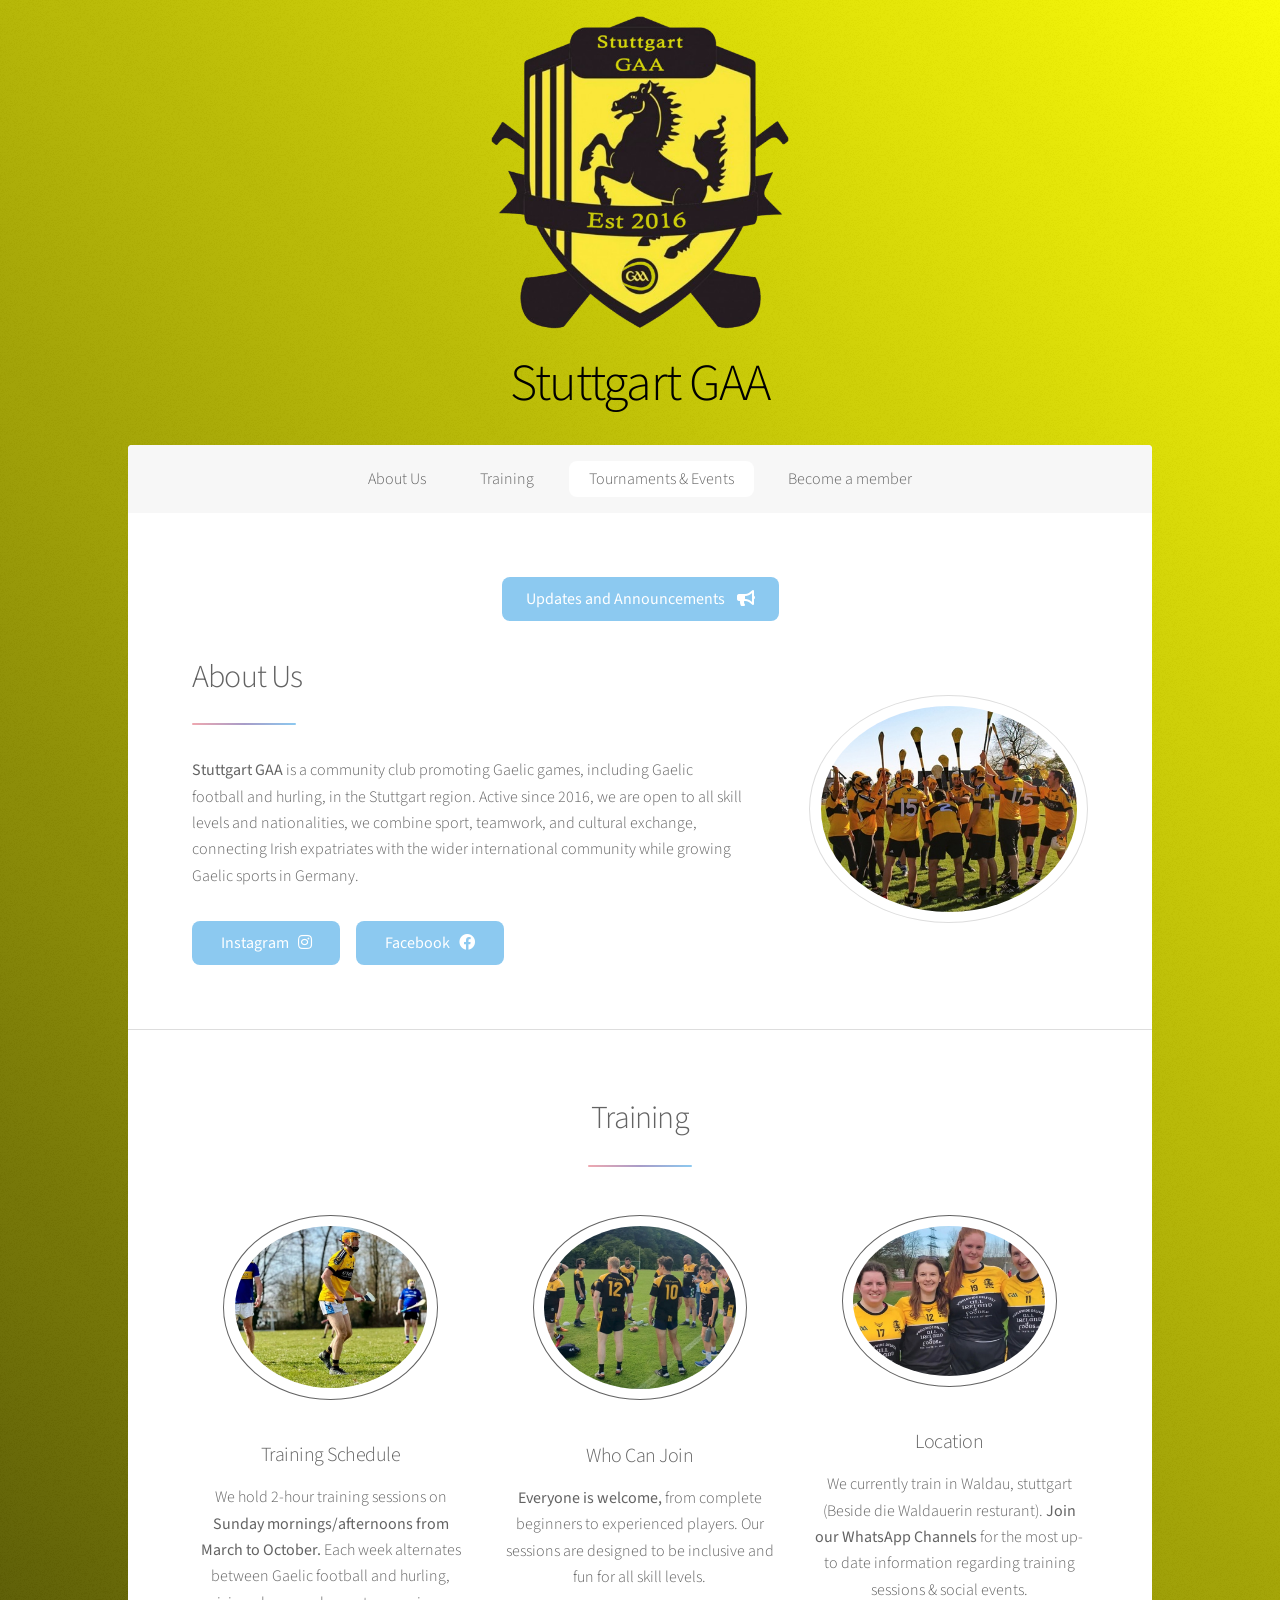
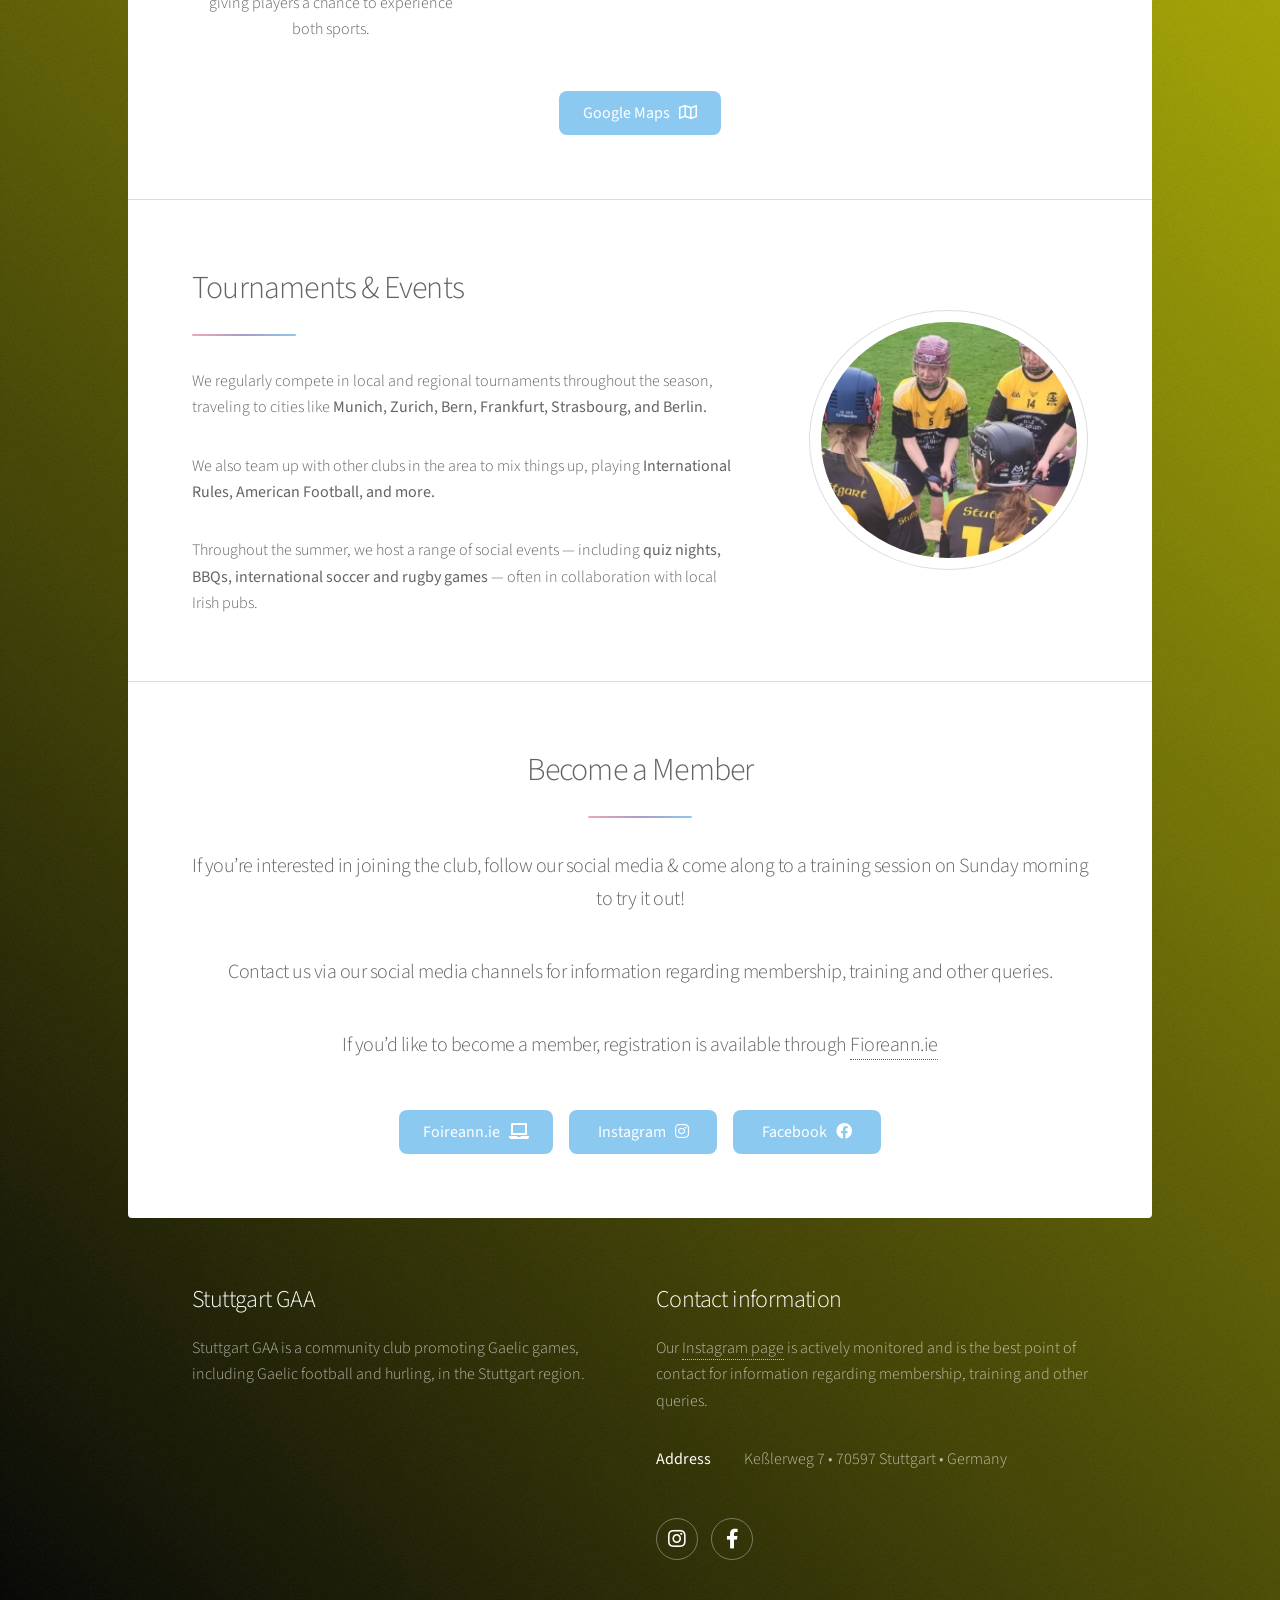
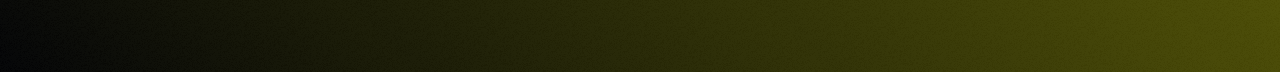
<file: index.html>
<!DOCTYPE HTML>
<html>
	<head>
		<title>Stuttgart GAA | Gaelic Football and Hurling Club</title>
		<meta charset="utf-8" />
		<meta name="viewport" content="width=device-width, initial-scale=1, user-scalable=no" />
		<meta name="description" content="Stuttgart GAA is a welcoming Gaelic football and hurling club in Stuttgart, Germany. Join our training sessions, tournaments, events and social activities." />
		<link rel="canonical" href="https://stuttgartgaa.com/" />
		<meta property="og:type" content="website" />
		<meta property="og:title" content="Stuttgart GAA | Gaelic Football and Hurling Club" />
		<meta property="og:description" content="Gaelic football and hurling training, tournaments and community events in Stuttgart, Germany." />
		<meta property="og:url" content="https://stuttgartgaa.com/" />
		<meta property="og:image" content="https://stuttgartgaa.com/images/logo.png" />
		<meta name="twitter:card" content="summary" />
		<script type="application/ld+json">
		{
			"@context": "https://schema.org",
			"@type": "SportsClub",
			"name": "Stuttgart GAA",
			"url": "https://stuttgartgaa.com/",
			"logo": "https://stuttgartgaa.com/images/logo.png",
			"image": "https://stuttgartgaa.com/images/pic01.jpg",
			"description": "A community Gaelic football and hurling club in Stuttgart, Germany.",
			"foundingDate": "2016",
			"address": {
				"@type": "PostalAddress",
				"streetAddress": "Keßlerweg 7",
				"postalCode": "70597",
				"addressLocality": "Stuttgart",
				"addressCountry": "DE"
			},
			"sameAs": [
				"https://www.instagram.com/stuttgartgaa/",
				"https://www.facebook.com/StuttgartGAA/"
			]
		}
		</script>
		<link rel="stylesheet" href="assets/css/main.css" />
		<noscript><link rel="stylesheet" href="assets/css/noscript.css" /></noscript>
    	<link rel="icon" type="image/png" href="images/favicon.png" />

	</head>
	<body class="is-preload">

		<!-- Wrapper -->
			<div id="wrapper">

				<!-- Header -->
					<header id="header" class="alt">
						<span class="logo"><img src="images/logo.png" alt="" /></span>
						<h1>Stuttgart GAA</h1>
						<!-- <p>Subtext Subtext Subtext Subtext </p> -->
					</header>

				<!-- Nav -->
					<nav id="nav">
						<ul>
							<li><a href="#intro" class="active">About Us</a></li>
							<li><a href="#first">Training</a></li>
							<li><a href="#second">Tournaments & Events</a></li>
							<li><a href="#cta">Become a member</a></li>
						</ul>
					</nav>

				<!-- Main -->
					<div id="main">

						

						<!-- About us -->
						<section id="intro" class="main">

							<ul class="actions special">
								<li><a href="news.html" class="button primary">Updates and Announcements&nbsp;&nbsp;&nbsp; <span class="icon solid fa-bullhorn"></span></a></li>
							</ul>

							<div class="spotlight">
								<div class="content">
									<header class="major">
										<h2>About Us</h2>
									</header>
									<p><b>Stuttgart GAA</b> is a community club promoting Gaelic games, including Gaelic football and hurling, in the Stuttgart region. Active since 2016, we are open to all skill levels and nationalities, we combine sport, teamwork, and cultural exchange, connecting Irish expatriates with the wider international community while growing Gaelic sports in Germany.</p>
									<ul class="actions">
										<li><a href="https://www.instagram.com/stuttgartgaa/" target="_blank" class="button primary">Instagram&nbsp;&nbsp;&nbsp;<span class="icon brands fa-instagram"></span></a></li>
										<li><a href="https://www.facebook.com/StuttgartGAA/" target="_blank" class="button primary">Facebook&nbsp;&nbsp;&nbsp;<span class="icon brands fa-facebook"></span></a></li>
									</ul>
								</div>
								<span class="image"><img src="images/pic01.jpg" alt="" /></span>
							</div>
						</section>

						<!-- Training -->
						<section id="first" class="main special">
							<header class="major">
								<h2>Training</h2>
							</header>
							<ul class="features">
								<li>
									<span class="image"><img src="images/pic02.jpg" alt="" /></span>
									<h3>Training Schedule</h3>
									<p>We hold 2-hour training sessions on <b>Sunday mornings/afternoons from March to October.</b> Each week alternates between Gaelic football and hurling, giving players a chance to experience both sports.</p>
								</li>
								<li>
									<span class="image"><img src="images/pic05.jpg" alt="" /></span>
									<h3>Who Can Join</h3>
									<p><b>Everyone is welcome,</b> from complete beginners to experienced players. Our sessions are designed to be inclusive and fun for all skill levels.</p>
								</li>
								<li>
									<span class="image"><img src="images/pic03.jpg" alt="" /></span>
									<h3>Location</h3>
									<p>We currently train in Waldau, stuttgart (Beside die Waldauerin resturant). <b>Join our WhatsApp Channels</b> for the most up-to date information regarding training sessions & social events.</p>
								</li>
							</ul>
							<footer class="major">
								<ul class="actions special">
									<li><a href="https://maps.app.goo.gl/cR8VMMgRwDHcyZcLA" target="_blank" class="button primary">Google Maps&nbsp;&nbsp;&nbsp;<span class="icon fa-map"></span></a></li>
								</ul>
							</footer>
						</section>

						<!-- Tournaments & Events -->
						<section id="second" class="main">
							<div class="spotlight">
								<div class="content">
									<header class="major">
										<h2>Tournaments & Events</h2>
									</header>
									<p>We regularly compete in local and regional tournaments throughout the season, traveling to cities like <b>Munich, Zurich, Bern, Frankfurt, Strasbourg, and Berlin.</b></p>
									<p>We also team up with other clubs in the area to mix things up, playing <b>International Rules, American Football, and more.</b></p>
									<p>Throughout the summer, we host a range of social events — including <b>quiz nights, BBQs, international soccer and rugby games</b> — often in collaboration with local Irish pubs.</p>
								</div>
								<span class="image"><img src="images/pic06.jpg" alt="" /></span>
							</div>
						</section>
				
						<!-- Become a member -->
						<section id="cta" class="main special">
							<header class="major">
								<h2>Become a Member</h2>
								<p>If you’re interested in joining the club, follow our social media & come along to a training session on Sunday morning to try it out!</p>
								<p>Contact us via our social media channels for information regarding membership, training and other queries.</p>
								<p>If you’d like to become a member, registration is available through <a href="https://www.foireann.ie/" target="_blank">Fioreann.ie</a></p>
							</header>
							<footer class="major">
								<ul class="actions special">
									<li><a href="https://www.foireann.ie/" target="_blank" class="button primary">Foireann.ie&nbsp;&nbsp;&nbsp;<span class="icon solid fa-laptop"></span><a></li>
									<li><a href="https://www.instagram.com/stuttgartgaa/" target="_blank" class="button primary">Instagram&nbsp;&nbsp;&nbsp;<span class="icon brands fa-instagram"></span></a></li>
									<li><a href="https://www.facebook.com/StuttgartGAA/" target="_blank" class="button primary">Facebook&nbsp;&nbsp;&nbsp;<span class="icon brands fa-facebook"></span></a></li>
								</ul>
							</footer>
						</section>
					</div>

					<!-- Footer -->
					<footer id="footer">
						<section>
							<h2 style="color: white;">Stuttgart GAA</h2>
							<p>Stuttgart GAA is a community club promoting Gaelic games, including Gaelic football and hurling, in the Stuttgart region.</p>
							<!-- <ul class="actions">
								<li><a href="generic.html" class="button">Learn More</a></li>
							</ul> -->
						</section>
						<section>
							<h2 style="color: white;">Contact information</h2>
							<p>Our <a href="https://www.instagram.com/stuttgartgaa/" target="_blank">Instagram page</a> is actively monitored and is the best point of contact for information regarding membership, training and other queries.</p>
							<dl class="alt">
								<dt>Address</dt>
								<dd>Keßlerweg 7 &bull; 70597 Stuttgart &bull; Germany</dd>
							</dl>
							<ul class="icons">
								<li><a href="https://www.instagram.com/stuttgartgaa/" class="icon brands fa-instagram alt"><span class="label">Instagram</span></a></li>
								<li><a href="https://www.facebook.com/StuttgartGAA/" class="icon brands fa-facebook-f alt"><span class="label">Facebook</span></a></li>
							</ul>
						</section>
					</footer>

			</div>

		<!-- Scripts -->
			<script src="assets/js/jquery.min.js"></script>
			<script src="assets/js/jquery.scrollex.min.js"></script>
			<script src="assets/js/jquery.scrolly.min.js"></script>
			<script src="assets/js/browser.min.js"></script>
			<script src="assets/js/breakpoints.min.js"></script>
			<script src="assets/js/util.js"></script>
			<script src="assets/js/main.js"></script>
	
</body>
</html>
</file>
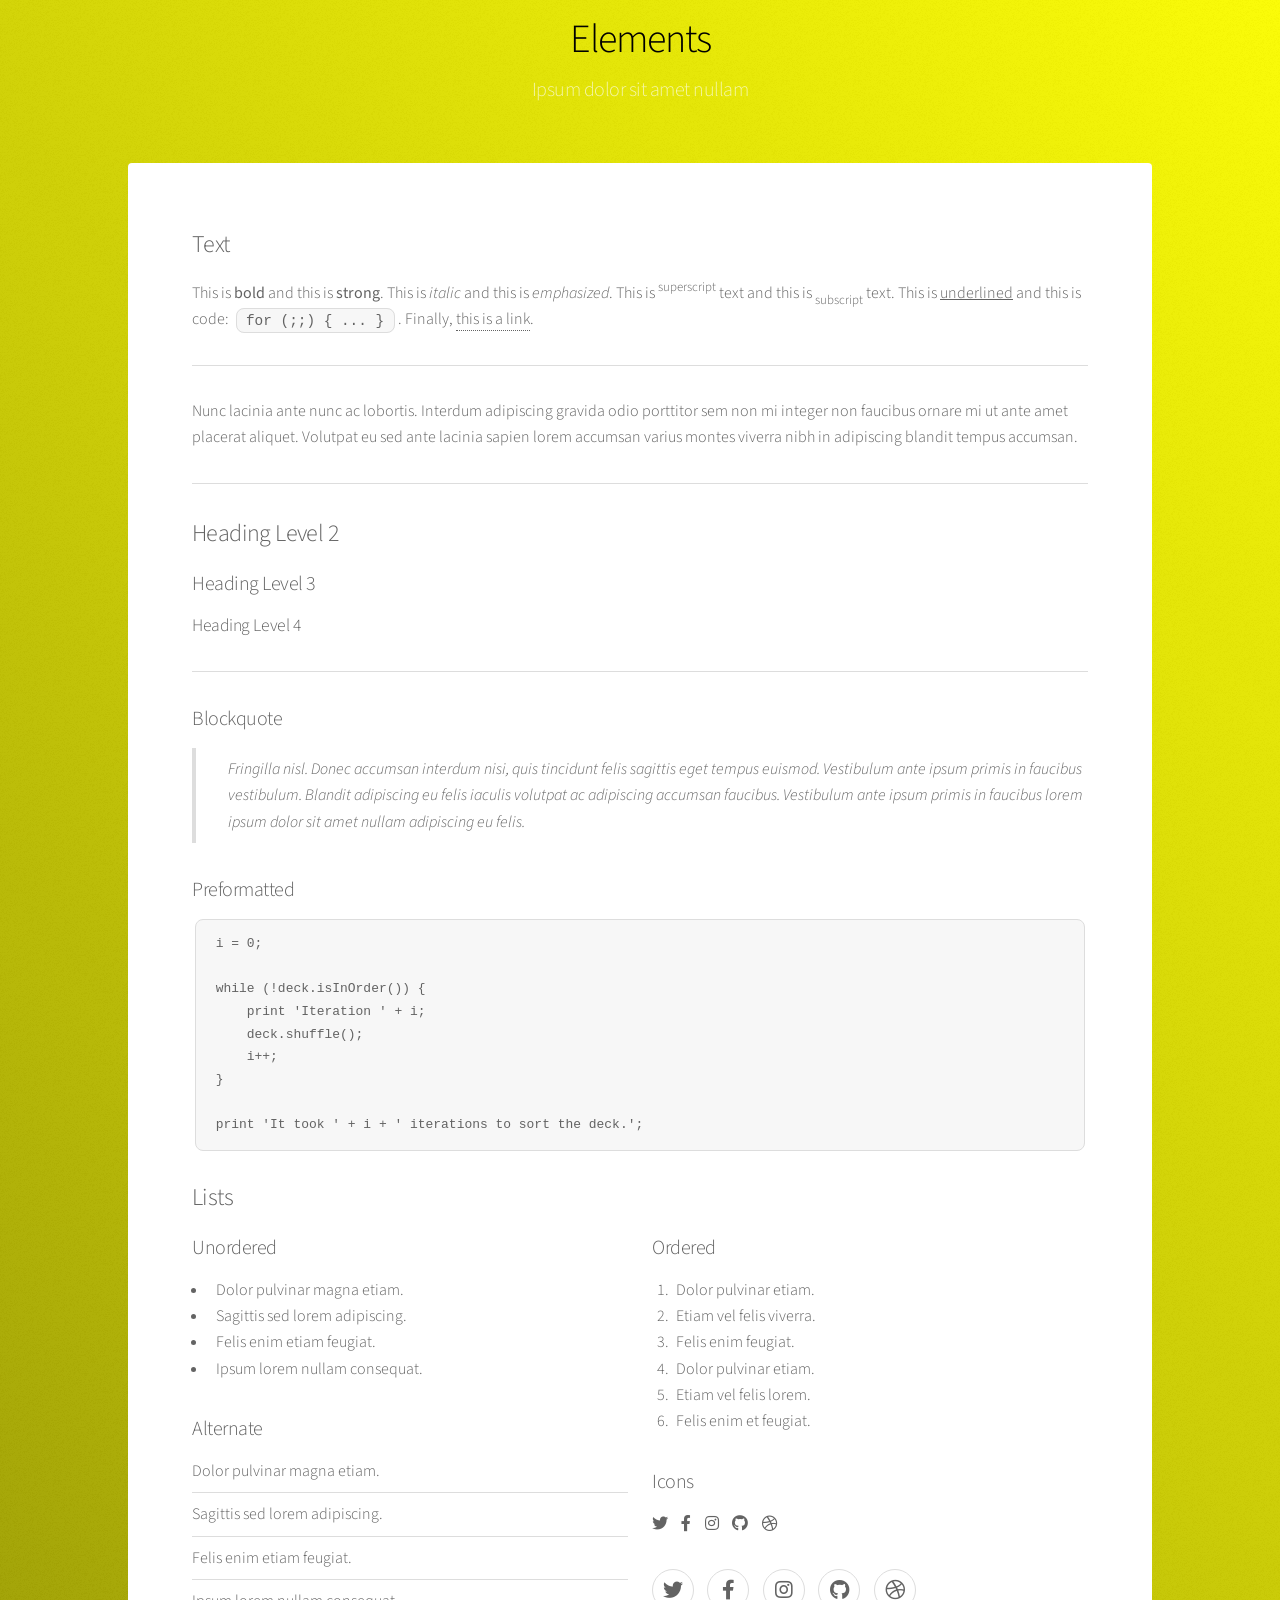
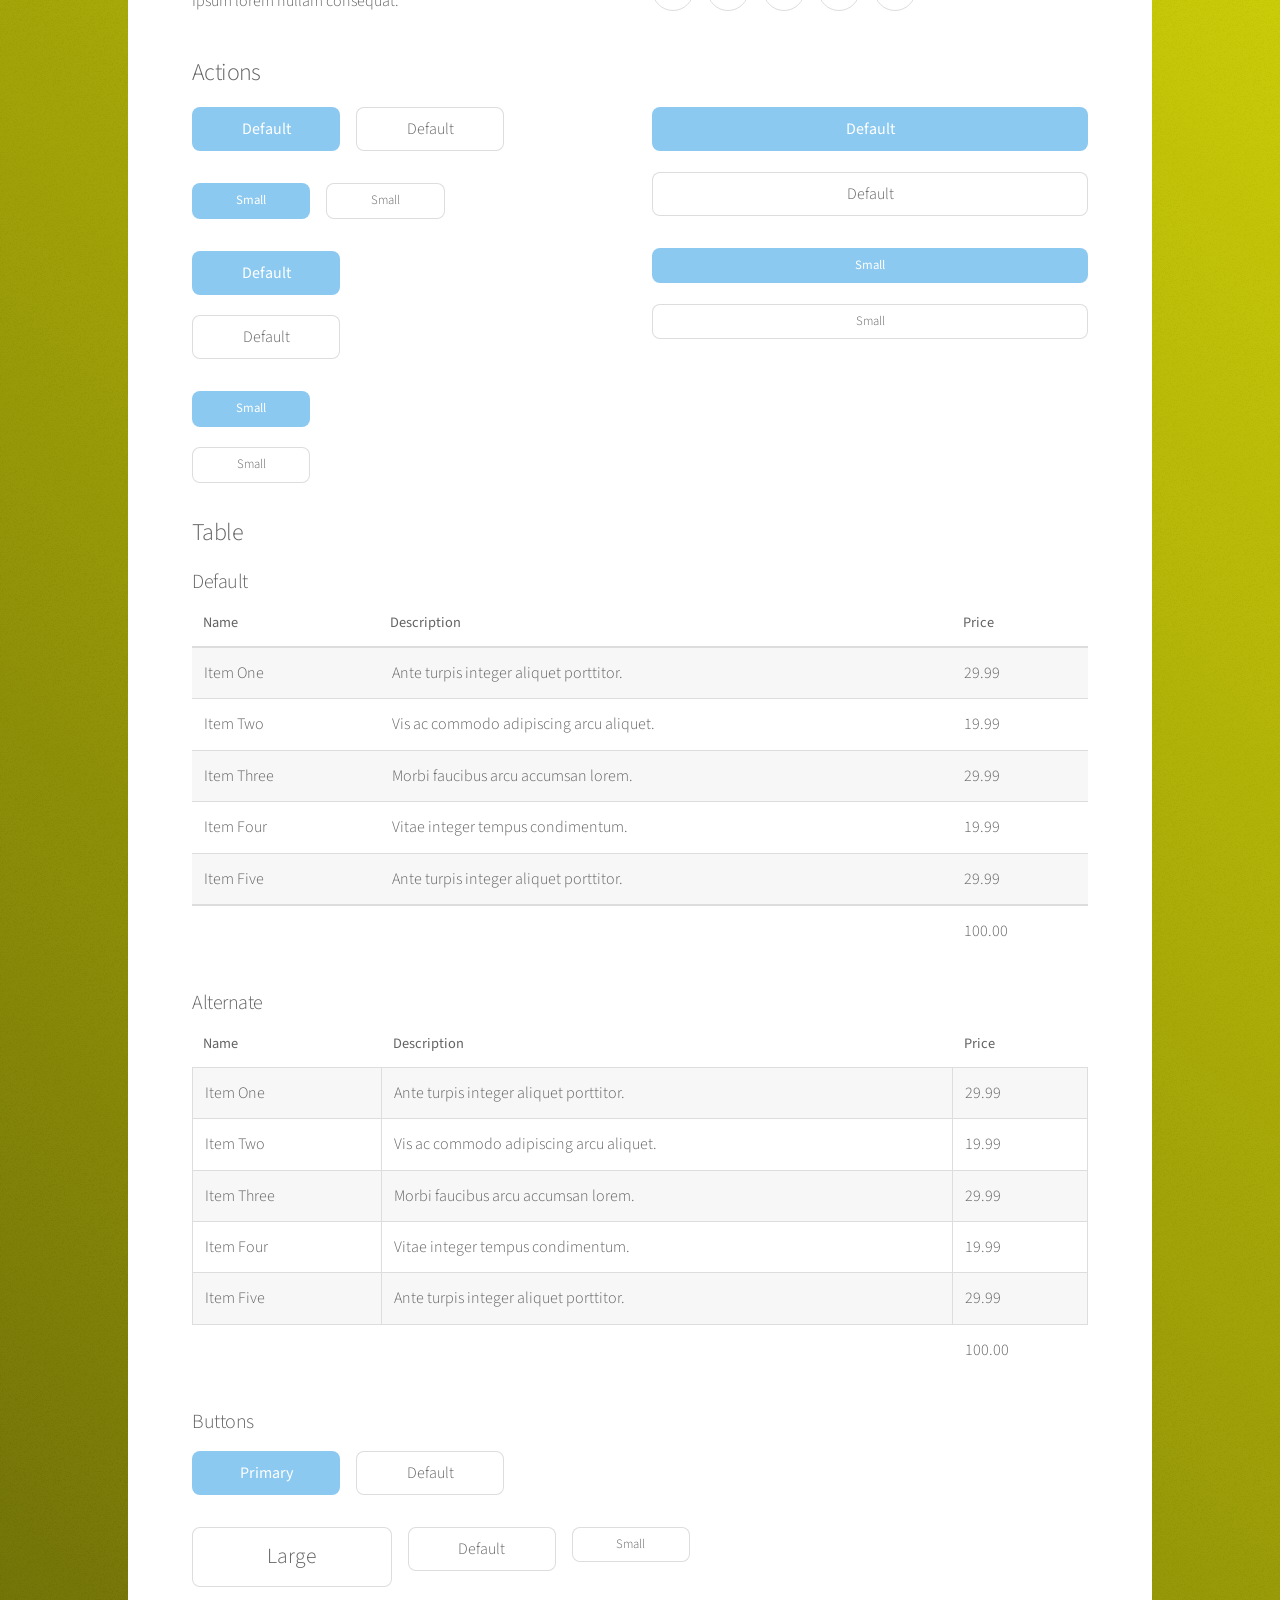
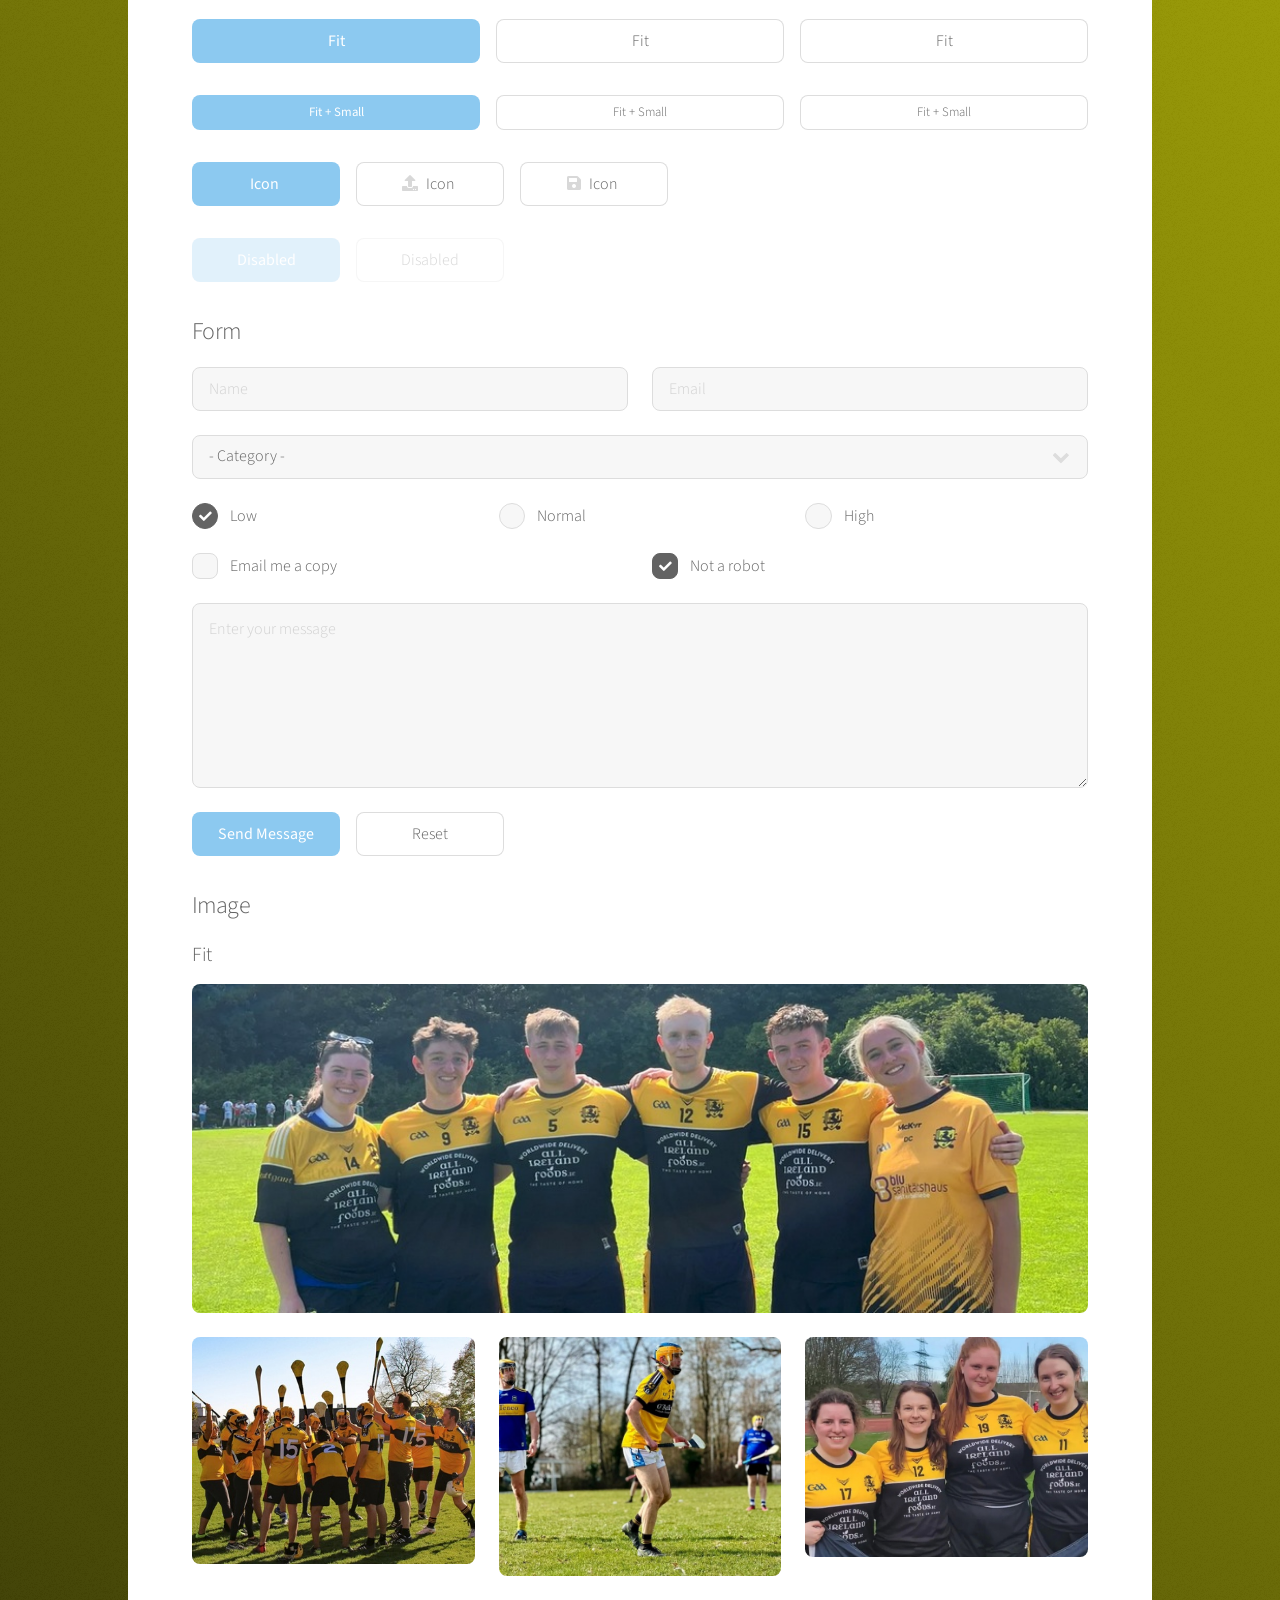
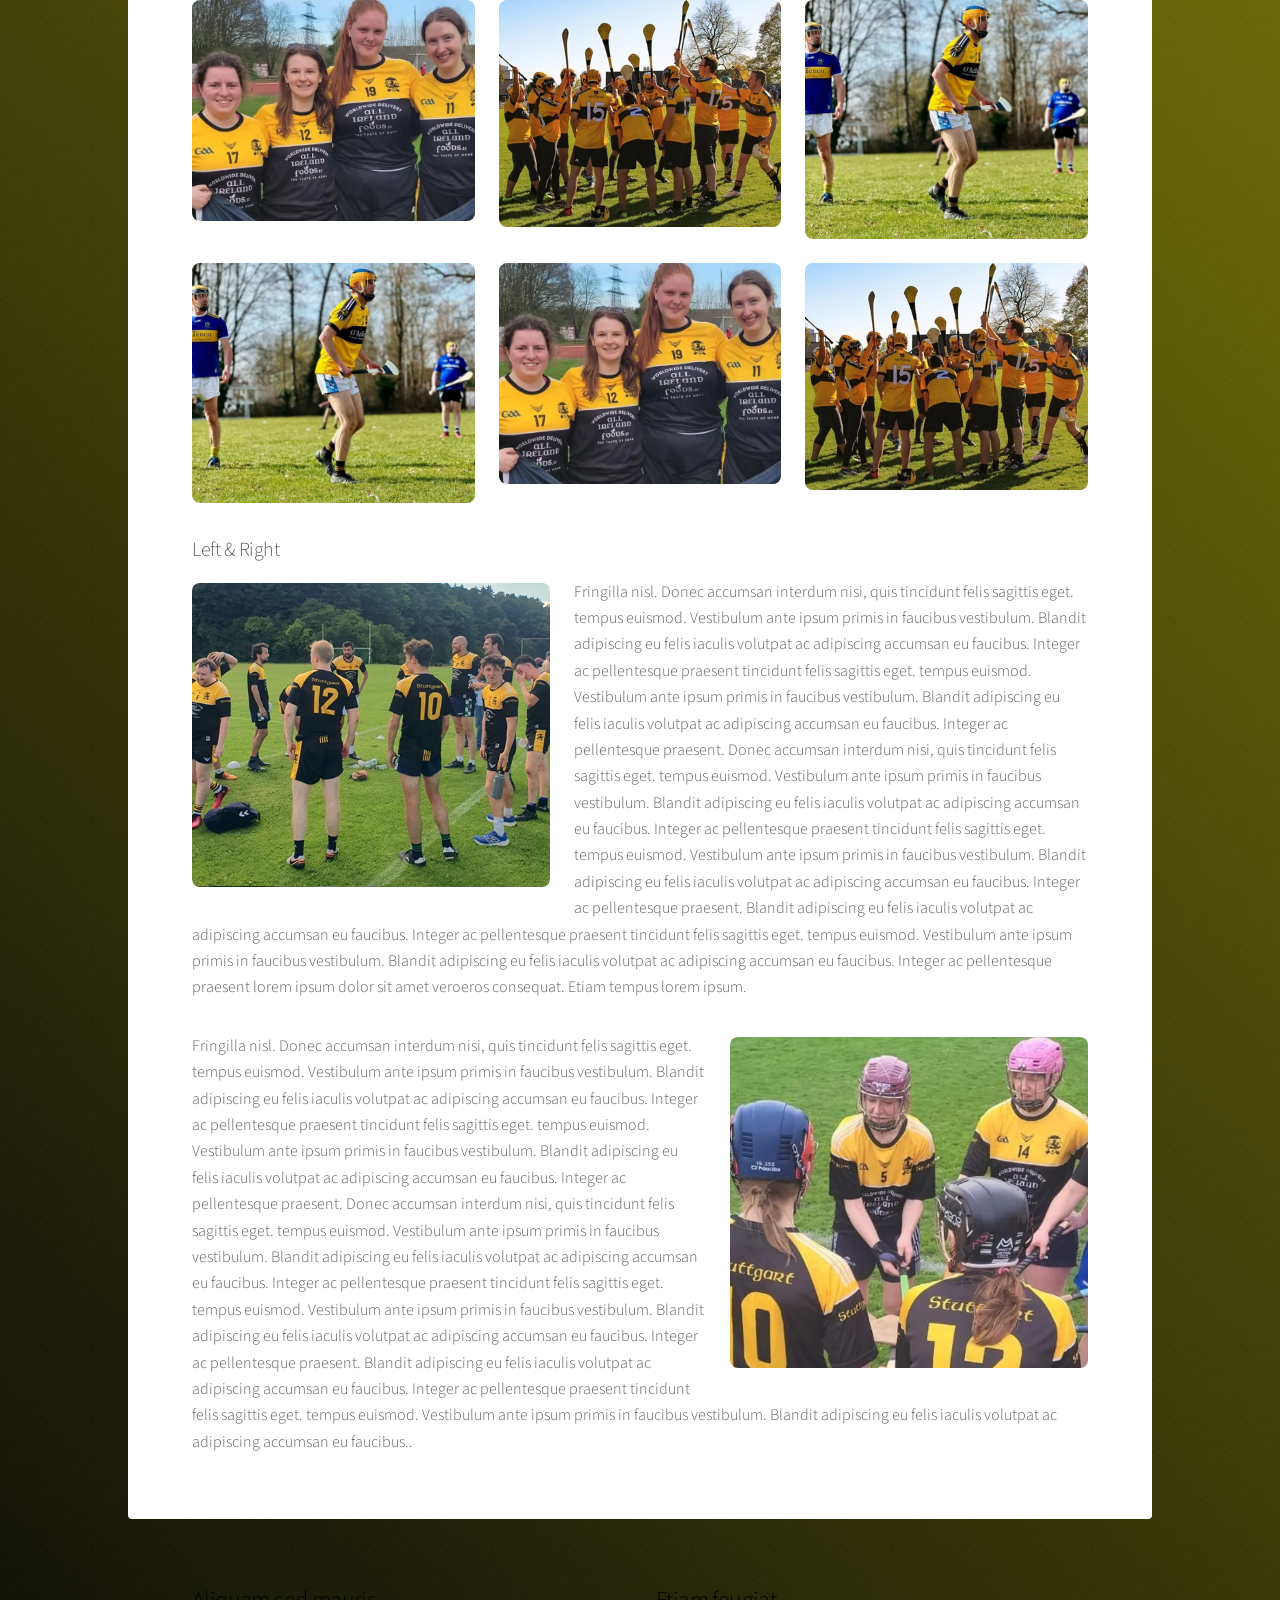
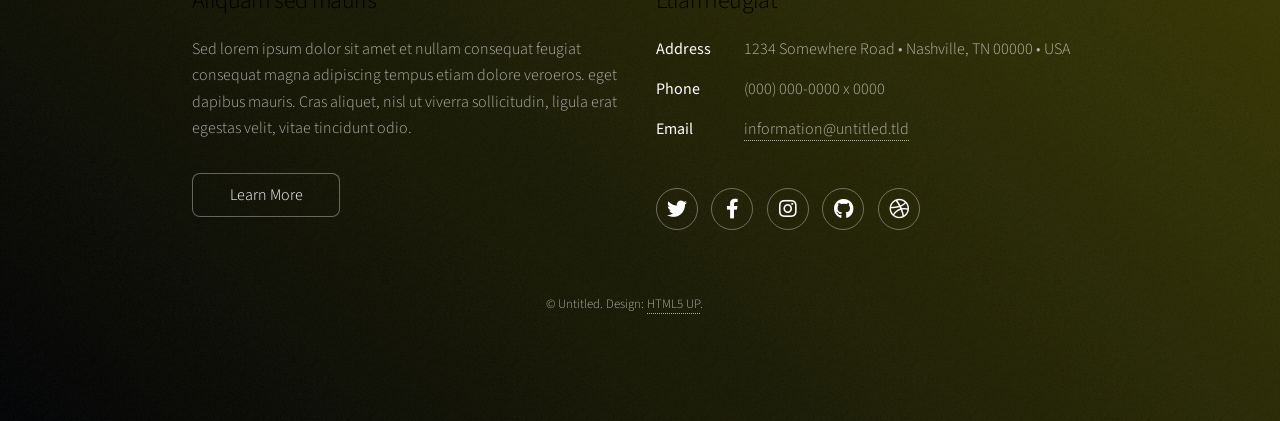
<file: elements.html>
<!DOCTYPE HTML>
<!--
	Stellar by HTML5 UP
	html5up.net | @ajlkn
	Free for personal and commercial use under the CCA 3.0 license (html5up.net/license)
-->
<html>
	<head>
		<title>Elements - Stellar by HTML5 UP</title>
		<meta charset="utf-8" />
		<meta name="viewport" content="width=device-width, initial-scale=1, user-scalable=no" />
		<link rel="stylesheet" href="assets/css/main.css" />
		<noscript><link rel="stylesheet" href="assets/css/noscript.css" /></noscript>
	</head>
	<body class="is-preload">

		<!-- Wrapper -->
			<div id="wrapper">

				<!-- Header -->
					<header id="header">
						<h1>Elements</h1>
						<p>Ipsum dolor sit amet nullam</p>
					</header>

				<!-- Main -->
					<div id="main">

						<!-- Content -->
							<section id="content" class="main">

								<!-- Text -->
									<section>
										<h2>Text</h2>
										<p>This is <b>bold</b> and this is <strong>strong</strong>. This is <i>italic</i> and this is <em>emphasized</em>.
										This is <sup>superscript</sup> text and this is <sub>subscript</sub> text.
										This is <u>underlined</u> and this is code: <code>for (;;) { ... }</code>. Finally, <a href="#">this is a link</a>.</p>
										<hr />
										<p>Nunc lacinia ante nunc ac lobortis. Interdum adipiscing gravida odio porttitor sem non mi integer non faucibus ornare mi ut ante amet placerat aliquet. Volutpat eu sed ante lacinia sapien lorem accumsan varius montes viverra nibh in adipiscing blandit tempus accumsan.</p>
										<hr />
										<h2>Heading Level 2</h2>
										<h3>Heading Level 3</h3>
										<h4>Heading Level 4</h4>
										<hr />
										<h3>Blockquote</h3>
										<blockquote>Fringilla nisl. Donec accumsan interdum nisi, quis tincidunt felis sagittis eget tempus euismod. Vestibulum ante ipsum primis in faucibus vestibulum. Blandit adipiscing eu felis iaculis volutpat ac adipiscing accumsan faucibus. Vestibulum ante ipsum primis in faucibus lorem ipsum dolor sit amet nullam adipiscing eu felis.</blockquote>
										<h3>Preformatted</h3>
										<pre><code>i = 0;

while (!deck.isInOrder()) {
    print 'Iteration ' + i;
    deck.shuffle();
    i++;
}

print 'It took ' + i + ' iterations to sort the deck.';</code></pre>
									</section>

								<!-- Lists -->
									<section>
										<h2>Lists</h2>
										<div class="row">
											<div class="col-6 col-12-medium">
												<h3>Unordered</h3>
												<ul>
													<li>Dolor pulvinar magna etiam.</li>
													<li>Sagittis sed lorem adipiscing.</li>
													<li>Felis enim etiam feugiat.</li>
													<li>Ipsum lorem nullam consequat.</li>
												</ul>
												<h3>Alternate</h3>
												<ul class="alt">
													<li>Dolor pulvinar magna etiam.</li>
													<li>Sagittis sed lorem adipiscing.</li>
													<li>Felis enim etiam feugiat.</li>
													<li>Ipsum lorem nullam consequat.</li>
												</ul>
											</div>
											<div class="col-6 col-12-medium">
												<h3>Ordered</h3>
												<ol>
													<li>Dolor pulvinar etiam.</li>
													<li>Etiam vel felis viverra.</li>
													<li>Felis enim feugiat.</li>
													<li>Dolor pulvinar etiam.</li>
													<li>Etiam vel felis lorem.</li>
													<li>Felis enim et feugiat.</li>
												</ol>
												<h3>Icons</h3>
												<ul class="icons">
													<li><a href="#" class="icon brands fa-twitter"><span class="label">Twitter</span></a></li>
													<li><a href="#" class="icon brands fa-facebook-f"><span class="label">Facebook</span></a></li>
													<li><a href="#" class="icon brands fa-instagram"><span class="label">Instagram</span></a></li>
													<li><a href="#" class="icon brands fa-github"><span class="label">GitHub</span></a></li>
													<li><a href="#" class="icon brands fa-dribbble"><span class="label">Dribbble</span></a></li>
												</ul>
												<ul class="icons">
													<li><a href="#" class="icon brands alt fa-twitter"><span class="label">Twitter</span></a></li>
													<li><a href="#" class="icon brands alt fa-facebook-f"><span class="label">Facebook</span></a></li>
													<li><a href="#" class="icon brands alt fa-instagram"><span class="label">Instagram</span></a></li>
													<li><a href="#" class="icon brands alt fa-github"><span class="label">GitHub</span></a></li>
													<li><a href="#" class="icon brands alt fa-dribbble"><span class="label">Dribbble</span></a></li>
												</ul>
											</div>
										</div>
										<h2>Actions</h2>
										<div class="row">
											<div class="col-6 col-12-medium">
												<ul class="actions">
													<li><a href="#" class="button primary">Default</a></li>
													<li><a href="#" class="button">Default</a></li>
												</ul>
												<ul class="actions small">
													<li><a href="#" class="button primary small">Small</a></li>
													<li><a href="#" class="button small">Small</a></li>
												</ul>
												<ul class="actions stacked">
													<li><a href="#" class="button primary">Default</a></li>
													<li><a href="#" class="button">Default</a></li>
												</ul>
												<ul class="actions stacked">
													<li><a href="#" class="button primary small">Small</a></li>
													<li><a href="#" class="button small">Small</a></li>
												</ul>
											</div>
											<div class="col-6 col-12-medium">
												<ul class="actions stacked">
													<li><a href="#" class="button primary fit">Default</a></li>
													<li><a href="#" class="button fit">Default</a></li>
												</ul>
												<ul class="actions stacked">
													<li><a href="#" class="button primary small fit">Small</a></li>
													<li><a href="#" class="button small fit">Small</a></li>
												</ul>
											</div>
										</div>
									</section>

								<!-- Table -->
									<section>
										<h2>Table</h2>
										<h3>Default</h3>
										<div class="table-wrapper">
											<table>
												<thead>
													<tr>
														<th>Name</th>
														<th>Description</th>
														<th>Price</th>
													</tr>
												</thead>
												<tbody>
													<tr>
														<td>Item One</td>
														<td>Ante turpis integer aliquet porttitor.</td>
														<td>29.99</td>
													</tr>
													<tr>
														<td>Item Two</td>
														<td>Vis ac commodo adipiscing arcu aliquet.</td>
														<td>19.99</td>
													</tr>
													<tr>
														<td>Item Three</td>
														<td> Morbi faucibus arcu accumsan lorem.</td>
														<td>29.99</td>
													</tr>
													<tr>
														<td>Item Four</td>
														<td>Vitae integer tempus condimentum.</td>
														<td>19.99</td>
													</tr>
													<tr>
														<td>Item Five</td>
														<td>Ante turpis integer aliquet porttitor.</td>
														<td>29.99</td>
													</tr>
												</tbody>
												<tfoot>
													<tr>
														<td colspan="2"></td>
														<td>100.00</td>
													</tr>
												</tfoot>
											</table>
										</div>

										<h3>Alternate</h3>
										<div class="table-wrapper">
											<table class="alt">
												<thead>
													<tr>
														<th>Name</th>
														<th>Description</th>
														<th>Price</th>
													</tr>
												</thead>
												<tbody>
													<tr>
														<td>Item One</td>
														<td>Ante turpis integer aliquet porttitor.</td>
														<td>29.99</td>
													</tr>
													<tr>
														<td>Item Two</td>
														<td>Vis ac commodo adipiscing arcu aliquet.</td>
														<td>19.99</td>
													</tr>
													<tr>
														<td>Item Three</td>
														<td> Morbi faucibus arcu accumsan lorem.</td>
														<td>29.99</td>
													</tr>
													<tr>
														<td>Item Four</td>
														<td>Vitae integer tempus condimentum.</td>
														<td>19.99</td>
													</tr>
													<tr>
														<td>Item Five</td>
														<td>Ante turpis integer aliquet porttitor.</td>
														<td>29.99</td>
													</tr>
												</tbody>
												<tfoot>
													<tr>
														<td colspan="2"></td>
														<td>100.00</td>
													</tr>
												</tfoot>
											</table>
										</div>
									</section>

								<!-- Buttons -->
									<section>
										<h3>Buttons</h3>
										<ul class="actions">
											<li><a href="#" class="button primary">Primary</a></li>
											<li><a href="#" class="button">Default</a></li>
										</ul>
										<ul class="actions">
											<li><a href="#" class="button large">Large</a></li>
											<li><a href="#" class="button">Default</a></li>
											<li><a href="#" class="button small">Small</a></li>
										</ul>
										<ul class="actions fit">
											<li><a href="#" class="button primary fit">Fit</a></li>
											<li><a href="#" class="button fit">Fit</a></li>
											<li><a href="#" class="button fit">Fit</a></li>
										</ul>
										<ul class="actions fit small">
											<li><a href="#" class="button primary fit small">Fit + Small</a></li>
											<li><a href="#" class="button fit small">Fit + Small</a></li>
											<li><a href="#" class="button fit small">Fit + Small</a></li>
										</ul>
										<ul class="actions">
											<li><a href="#" class="button primary icon solidfa-download">Icon</a></li>
											<li><a href="#" class="button icon solid fa-upload">Icon</a></li>
											<li><a href="#" class="button icon solid fa-save">Icon</a></li>
										</ul>
										<ul class="actions">
											<li><span class="button primary disabled">Disabled</span></li>
											<li><span class="button disabled">Disabled</span></li>
										</ul>
									</section>

								<!-- Form -->
									<section>
										<h2>Form</h2>
										<form method="post" action="#">
											<div class="row gtr-uniform">
												<div class="col-6 col-12-xsmall">
													<input type="text" name="demo-name" id="demo-name" value="" placeholder="Name" />
												</div>
												<div class="col-6 col-12-xsmall">
													<input type="email" name="demo-email" id="demo-email" value="" placeholder="Email" />
												</div>
												<div class="col-12">
													<select name="demo-category" id="demo-category">
														<option value="">- Category -</option>
														<option value="1">Manufacturing</option>
														<option value="1">Shipping</option>
														<option value="1">Administration</option>
														<option value="1">Human Resources</option>
													</select>
												</div>
												<div class="col-4 col-12-small">
													<input type="radio" id="demo-priority-low" name="demo-priority" checked>
													<label for="demo-priority-low">Low</label>
												</div>
												<div class="col-4 col-12-small">
													<input type="radio" id="demo-priority-normal" name="demo-priority">
													<label for="demo-priority-normal">Normal</label>
												</div>
												<div class="col-4 col-12-small">
													<input type="radio" id="demo-priority-high" name="demo-priority">
													<label for="demo-priority-high">High</label>
												</div>
												<div class="col-6 col-12-small">
													<input type="checkbox" id="demo-copy" name="demo-copy">
													<label for="demo-copy">Email me a copy</label>
												</div>
												<div class="col-6 col-12-small">
													<input type="checkbox" id="demo-human" name="demo-human" checked>
													<label for="demo-human">Not a robot</label>
												</div>
												<div class="col-12">
													<textarea name="demo-message" id="demo-message" placeholder="Enter your message" rows="6"></textarea>
												</div>
												<div class="col-12">
													<ul class="actions">
														<li><input type="submit" value="Send Message" class="primary" /></li>
														<li><input type="reset" value="Reset" /></li>
													</ul>
												</div>
											</div>
										</form>
									</section>

								<!-- Image -->
									<section>
										<h2>Image</h2>
										<h3>Fit</h3>
										<div class="box alt">
											<div class="row gtr-uniform">
												<div class="col-12"><span class="image fit"><img src="images/pic04.jpg" alt="" /></span></div>
												<div class="col-4"><span class="image fit"><img src="images/pic01.jpg" alt="" /></span></div>
												<div class="col-4"><span class="image fit"><img src="images/pic02.jpg" alt="" /></span></div>
												<div class="col-4"><span class="image fit"><img src="images/pic03.jpg" alt="" /></span></div>
												<div class="col-4"><span class="image fit"><img src="images/pic03.jpg" alt="" /></span></div>
												<div class="col-4"><span class="image fit"><img src="images/pic01.jpg" alt="" /></span></div>
												<div class="col-4"><span class="image fit"><img src="images/pic02.jpg" alt="" /></span></div>
												<div class="col-4"><span class="image fit"><img src="images/pic02.jpg" alt="" /></span></div>
												<div class="col-4"><span class="image fit"><img src="images/pic03.jpg" alt="" /></span></div>
												<div class="col-4"><span class="image fit"><img src="images/pic01.jpg" alt="" /></span></div>
											</div>
										</div>
										<h3>Left &amp; Right</h3>
										<p><span class="image left"><img src="images/pic05.jpg" alt="" /></span>Fringilla nisl. Donec accumsan interdum nisi, quis tincidunt felis sagittis eget. tempus euismod. Vestibulum ante ipsum primis in faucibus vestibulum. Blandit adipiscing eu felis iaculis volutpat ac adipiscing accumsan eu faucibus. Integer ac pellentesque praesent tincidunt felis sagittis eget. tempus euismod. Vestibulum ante ipsum primis in faucibus vestibulum. Blandit adipiscing eu felis iaculis volutpat ac adipiscing accumsan eu faucibus. Integer ac pellentesque praesent. Donec accumsan interdum nisi, quis tincidunt felis sagittis eget. tempus euismod. Vestibulum ante ipsum primis in faucibus vestibulum. Blandit adipiscing eu felis iaculis volutpat ac adipiscing accumsan eu faucibus. Integer ac pellentesque praesent tincidunt felis sagittis eget. tempus euismod. Vestibulum ante ipsum primis in faucibus vestibulum. Blandit adipiscing eu felis iaculis volutpat ac adipiscing accumsan eu faucibus. Integer ac pellentesque praesent. Blandit adipiscing eu felis iaculis volutpat ac adipiscing accumsan eu faucibus. Integer ac pellentesque praesent tincidunt felis sagittis eget. tempus euismod. Vestibulum ante ipsum primis in faucibus vestibulum. Blandit adipiscing eu felis iaculis volutpat ac adipiscing accumsan eu faucibus. Integer ac pellentesque praesent lorem ipsum dolor sit amet veroeros consequat. Etiam tempus lorem ipsum.</p>
										<p><span class="image right"><img src="images/pic06.jpg" alt="" /></span>Fringilla nisl. Donec accumsan interdum nisi, quis tincidunt felis sagittis eget. tempus euismod. Vestibulum ante ipsum primis in faucibus vestibulum. Blandit adipiscing eu felis iaculis volutpat ac adipiscing accumsan eu faucibus. Integer ac pellentesque praesent tincidunt felis sagittis eget. tempus euismod. Vestibulum ante ipsum primis in faucibus vestibulum. Blandit adipiscing eu felis iaculis volutpat ac adipiscing accumsan eu faucibus. Integer ac pellentesque praesent. Donec accumsan interdum nisi, quis tincidunt felis sagittis eget. tempus euismod. Vestibulum ante ipsum primis in faucibus vestibulum. Blandit adipiscing eu felis iaculis volutpat ac adipiscing accumsan eu faucibus. Integer ac pellentesque praesent tincidunt felis sagittis eget. tempus euismod. Vestibulum ante ipsum primis in faucibus vestibulum. Blandit adipiscing eu felis iaculis volutpat ac adipiscing accumsan eu faucibus. Integer ac pellentesque praesent. Blandit adipiscing eu felis iaculis volutpat ac adipiscing accumsan eu faucibus. Integer ac pellentesque praesent tincidunt felis sagittis eget. tempus euismod. Vestibulum ante ipsum primis in faucibus vestibulum. Blandit adipiscing eu felis iaculis volutpat ac adipiscing accumsan eu faucibus..</p>
									</section>

							</section>

					</div>

				<!-- Footer -->
					<footer id="footer">
						<section>
							<h2>Aliquam sed mauris</h2>
							<p>Sed lorem ipsum dolor sit amet et nullam consequat feugiat consequat magna adipiscing tempus etiam dolore veroeros. eget dapibus mauris. Cras aliquet, nisl ut viverra sollicitudin, ligula erat egestas velit, vitae tincidunt odio.</p>
							<ul class="actions">
								<li><a href="#" class="button">Learn More</a></li>
							</ul>
						</section>
						<section>
							<h2>Etiam feugiat</h2>
							<dl class="alt">
								<dt>Address</dt>
								<dd>1234 Somewhere Road &bull; Nashville, TN 00000 &bull; USA</dd>
								<dt>Phone</dt>
								<dd>(000) 000-0000 x 0000</dd>
								<dt>Email</dt>
								<dd><a href="#">information@untitled.tld</a></dd>
							</dl>
							<ul class="icons">
								<li><a href="#" class="icon brands fa-twitter alt"><span class="label">Twitter</span></a></li>
								<li><a href="#" class="icon brands fa-facebook-f alt"><span class="label">Facebook</span></a></li>
								<li><a href="#" class="icon brands fa-instagram alt"><span class="label">Instagram</span></a></li>
								<li><a href="#" class="icon brands fa-github alt"><span class="label">GitHub</span></a></li>
								<li><a href="#" class="icon brands fa-dribbble alt"><span class="label">Dribbble</span></a></li>
							</ul>
						</section>
						<p class="copyright">&copy; Untitled. Design: <a href="https://html5up.net">HTML5 UP</a>.</p>
					</footer>

			</div>

		<!-- Scripts -->
			<script src="assets/js/jquery.min.js"></script>
			<script src="assets/js/jquery.scrollex.min.js"></script>
			<script src="assets/js/jquery.scrolly.min.js"></script>
			<script src="assets/js/browser.min.js"></script>
			<script src="assets/js/breakpoints.min.js"></script>
			<script src="assets/js/util.js"></script>
			<script src="assets/js/main.js"></script>

	</body>
</html>
</file>
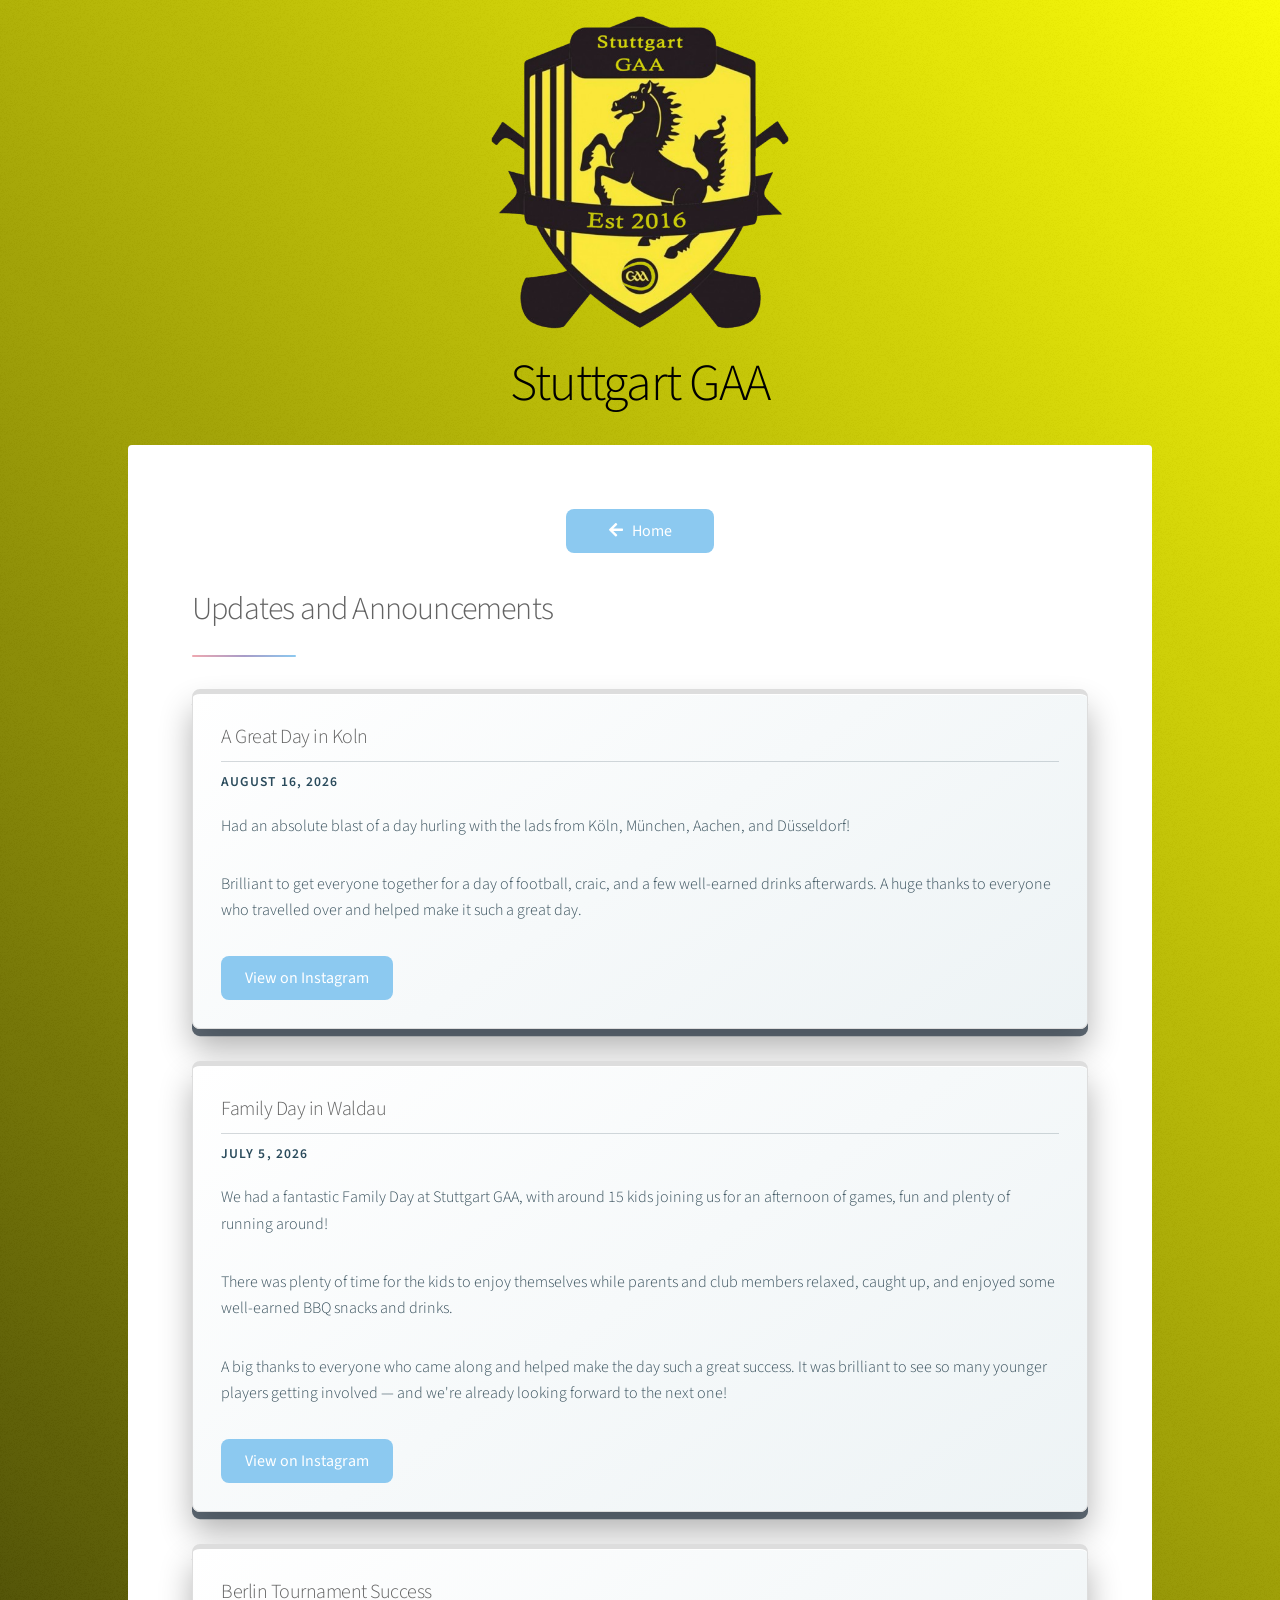
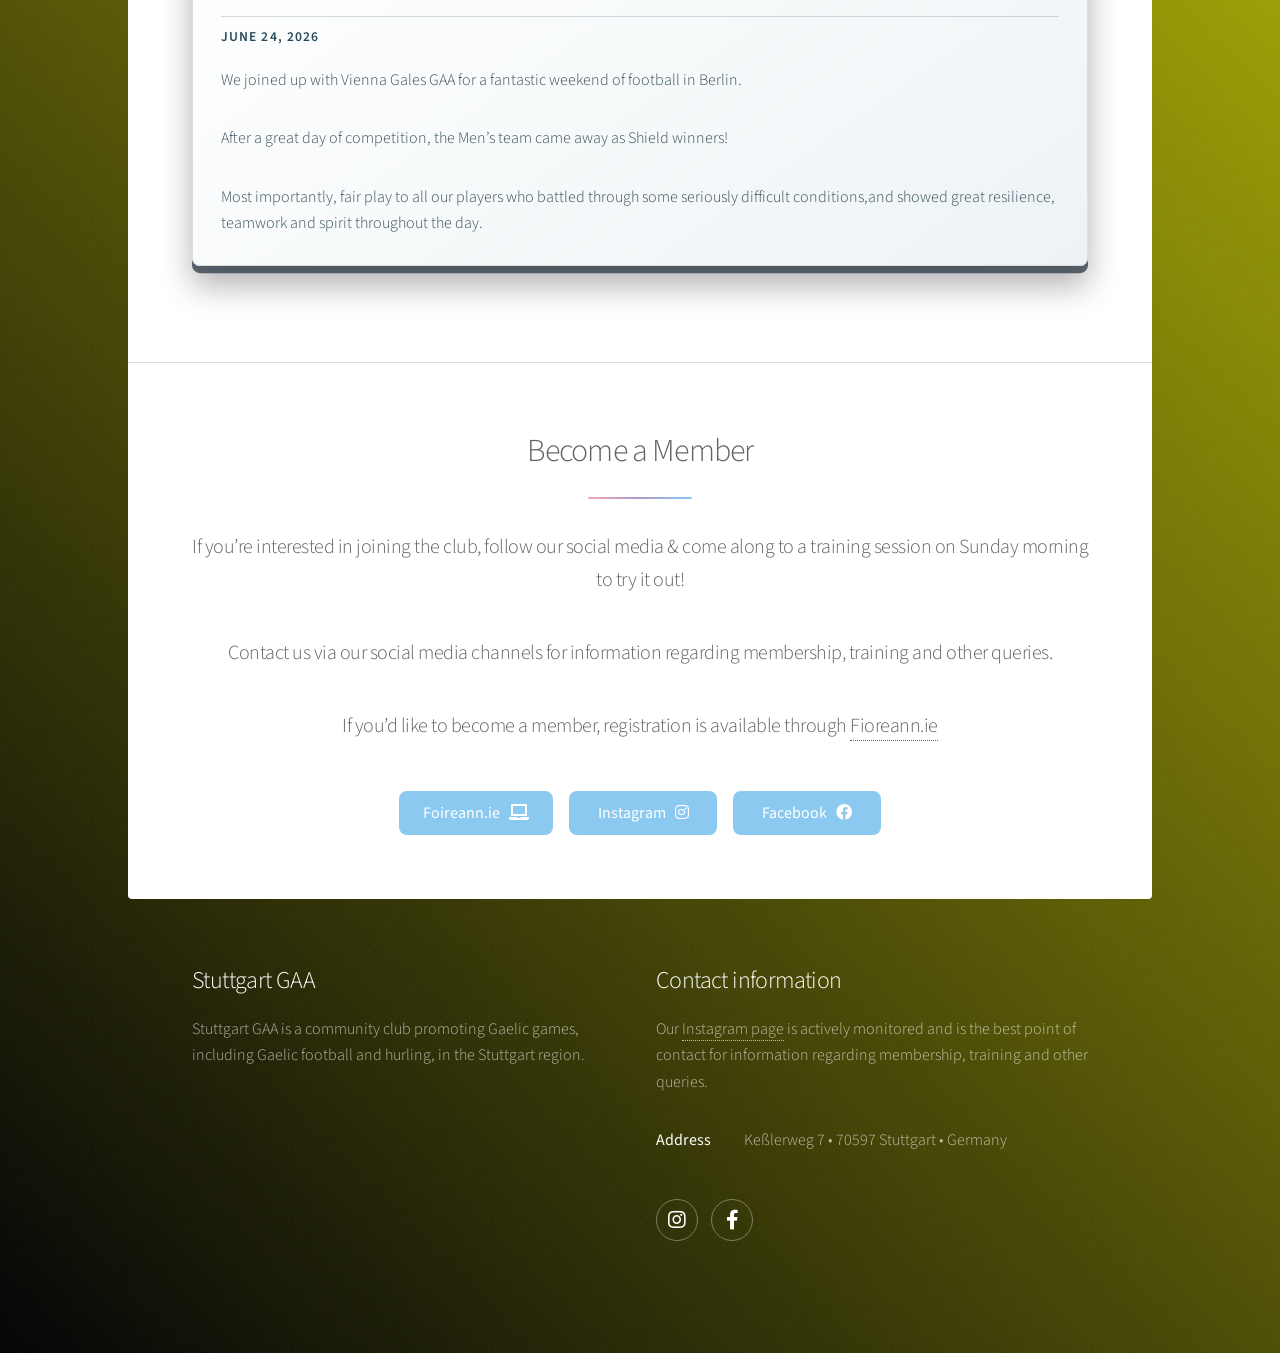
<file: news.html>
<!DOCTYPE HTML>
<html>
	<head>
		<title>News and Announcements | Stuttgart GAA</title>
		<meta charset="utf-8" />
		<meta name="viewport" content="width=device-width, initial-scale=1, user-scalable=no" />
		<meta name="description" content="News, announcements and events from Stuttgart GAA, the Gaelic football and hurling club in Stuttgart, Germany." />
		<link rel="canonical" href="https://stuttgartgaa.com/news.html" />
		<meta property="og:type" content="website" />
		<meta property="og:title" content="News and Announcements | Stuttgart GAA" />
		<meta property="og:description" content="The latest news, announcements and events from Stuttgart GAA." />
		<meta property="og:url" content="https://stuttgartgaa.com/news.html" />
		<link rel="stylesheet" href="assets/css/main.css" />
		<noscript><link rel="stylesheet" href="assets/css/noscript.css" /></noscript>
    	<link rel="icon" type="image/png" href="images/favicon.png" />

	</head>
	<body class="is-preload">

		<!-- Wrapper -->
			<div id="wrapper">

				<!-- Header -->
					<header id="header" class="alt">
						<span class="logo"><img src="images/logo.png" alt="" /></span>
						<h1>Stuttgart GAA</h1>
						<!-- <p>Subtext Subtext Subtext Subtext </p> -->
					</header>

				

				<!-- Main -->
					<div id="main">

						<!-- About us -->
						<section id="intro" class="main">

							<ul class="actions special">
								<li><a href="index.html" class="button primary"><span class="icon solid fa-arrow-left"></span>&nbsp;&nbsp;&nbsp;Home</a></li>
							</ul>

							<div class="spotlight">
								<div class="content">
									<header class="major">
										<h2>Updates and Announcements</h2>
									</header>
									<div id="news-list" aria-live="polite">
										<p>Loading announcements...</p>
									</div>
								</div>
								
							</div>
						</section>
				
						<!-- Become a member -->
						<section id="cta" class="main special">
							<header class="major">
								<h2>Become a Member</h2>
								<p>If you’re interested in joining the club, follow our social media & come along to a training session on Sunday morning to try it out!</p>
								<p>Contact us via our social media channels for information regarding membership, training and other queries.</p>
								<p>If you’d like to become a member, registration is available through <a href="https://www.foireann.ie/" target="_blank">Fioreann.ie</a></p>
							</header>
							<footer class="major">
								<ul class="actions special">
									<li><a href="https://www.foireann.ie/" target="_blank" class="button primary">Foireann.ie&nbsp;&nbsp;&nbsp;<span class="icon solid fa-laptop"></span><a></li>
									<li><a href="https://www.instagram.com/stuttgartgaa/" target="_blank" class="button primary">Instagram&nbsp;&nbsp;&nbsp;<span class="icon brands fa-instagram"></span></a></li>
									<li><a href="https://www.facebook.com/StuttgartGAA/" target="_blank" class="button primary">Facebook&nbsp;&nbsp;&nbsp;<span class="icon brands fa-facebook"></span></a></li>
								</ul>
							</footer>
						</section>
					</div>

					<!-- Footer -->
					<footer id="footer">
						<section>
							<h2 style="color: white;">Stuttgart GAA</h2>
							<p>Stuttgart GAA is a community club promoting Gaelic games, including Gaelic football and hurling, in the Stuttgart region.</p>
							<!-- <ul class="actions">
								<li><a href="generic.html" class="button">Learn More</a></li>
							</ul> -->
						</section>
						<section>
							<h2 style="color: white;">Contact information</h2>
							<p>Our <a href="https://www.instagram.com/stuttgartgaa/" target="_blank">Instagram page</a> is actively monitored and is the best point of contact for information regarding membership, training and other queries.</p>
							<dl class="alt">
								<dt>Address</dt>
								<dd>Keßlerweg 7 &bull; 70597 Stuttgart &bull; Germany</dd>
							</dl>
							<ul class="icons">
								<li><a href="https://www.instagram.com/stuttgartgaa/" class="icon brands fa-instagram alt"><span class="label">Instagram</span></a></li>
								<li><a href="https://www.facebook.com/StuttgartGAA/" class="icon brands fa-facebook-f alt"><span class="label">Facebook</span></a></li>
							</ul>
						</section>
					</footer>

			</div>

		<!-- Scripts -->
			<script src="assets/js/jquery.min.js"></script>
			<script src="assets/js/jquery.scrollex.min.js"></script>
			<script src="assets/js/jquery.scrolly.min.js"></script>
			<script src="assets/js/browser.min.js"></script>
			<script src="assets/js/breakpoints.min.js"></script>
			<script src="assets/js/util.js"></script>
			<script src="assets/js/main.js"></script>
			<script src="assets/js/news.js"></script>
	
</body>
</html>
</file>
<file: assets/css/noscript.css>
/*
	Stellar by HTML5 UP
	html5up.net | @ajlkn
	Free for personal and commercial use under the CCA 3.0 license (html5up.net/license)
*/

/* Header */

	body.is-preload #header.alt > * {
		opacity: 1;
	}

	body.is-preload #header.alt .logo {
		-moz-transform: none;
		-webkit-transform: none;
		-ms-transform: none;
		transform: none;
	}
</file>
<file: assets/css/main.css>
@import url(fontawesome-all.min.css);
@import 'https://fonts.googleapis.com/css?family=Source+Sans+Pro:300,400';

/*
	Stellar by HTML5 UP
	html5up.net | @ajlkn
	Free for personal and commercial use under the CCA 3.0 license (html5up.net/license)
*/

html, body, div, span, applet, object,
iframe, h1, h2, h3, h4, h5, h6, p, blockquote,
pre, a, abbr, acronym, address, big, cite,
code, del, dfn, em, img, ins, kbd, q, s, samp,
small, strike, strong, sub, sup, tt, var, b,
u, i, center, dl, dt, dd, ol, ul, li, fieldset,
form, label, legend, table, caption, tbody,
tfoot, thead, tr, th, td, article, aside,
canvas, details, embed, figure, figcaption,
footer, header, hgroup, menu, nav, output, ruby,
section, summary, time, mark, audio, video {
	margin: 0;
	padding: 0;
	border: 0;
	font-size: 100%;
	font: inherit;
	vertical-align: baseline;}


article, aside, details, figcaption, figure,
footer, header, hgroup, menu, nav, section {
	display: block;}

body {
	line-height: 1;
}

ol, ul {
	list-style: none;
}

blockquote, q {
	quotes: none;
}

	blockquote:before, blockquote:after, q:before, q:after {
		content: '';
		content: none;
	}

table {
	border-collapse: collapse;
	border-spacing: 0;
}

body {
	-webkit-text-size-adjust: none;
}

mark {
	background-color: transparent;
	color: inherit;
}

input::-moz-focus-inner {
	border: 0;
	padding: 0;
}

input, select, textarea {
	-moz-appearance: none;
	-webkit-appearance: none;
	-ms-appearance: none;
	appearance: none;
}

/* Basic */

	@-ms-viewport {
		width: device-width;
	}

	body {
		-ms-overflow-style: scrollbar;
	}

	@media screen and (max-width: 480px) {

		html, body {
			min-width: 320px;
		}

	}

	html {
		box-sizing: border-box;
	}

	*, *:before, *:after {
		box-sizing: inherit;
	}

	body {
		background-color: #ffff00;
		background-image: url("images/overlay.png"), -moz-linear-gradient(45deg, #000000 0%, #ffff00 100%);
		background-image: url("images/overlay.png"), -webkit-linear-gradient(45deg, #000000 0%, #ffff00 100%);
		background-image: url("images/overlay.png"), -ms-linear-gradient(45deg, #000000 0%, #ffff00 100%);
		background-image: url("images/overlay.png"), linear-gradient(45deg, #000000 0%, #ffff00 100%);
	}

		body.is-preload *, body.is-preload *:before, body.is-preload *:after {
			-moz-animation: none !important;
			-webkit-animation: none !important;
			-ms-animation: none !important;
			animation: none !important;
			-moz-transition: none !important;
			-webkit-transition: none !important;
			-ms-transition: none !important;
			transition: none !important;
		}

/* Type */

	body {
		background-color: #000000;
		color: rgba(255, 255, 255, 0.65);
	}

	body, input, select, textarea {
		font-family: "Source Sans Pro", Helvetica, sans-serif;
		font-size: 17pt;
		font-weight: 300;
		line-height: 1.65;
	}

		@media screen and (max-width: 1680px) {

			body, input, select, textarea {
				font-size: 14pt;
			}

		}

		@media screen and (max-width: 1280px) {

			body, input, select, textarea {
				font-size: 12pt;
			}

		}

		@media screen and (max-width: 360px) {

			body, input, select, textarea {
				font-size: 11pt;
			}

		}

	a {
		-moz-transition: color 0.2s ease, border-bottom 0.2s ease;
		-webkit-transition: color 0.2s ease, border-bottom 0.2s ease;
		-ms-transition: color 0.2s ease, border-bottom 0.2s ease;
		transition: color 0.2s ease, border-bottom 0.2s ease;
		text-decoration: none;
		border-bottom: dotted 1px;
		color: inherit;
	}

		a:hover {
			border-bottom-color: transparent;
		}

	strong, b {
		font-weight: 400;
	}

	em, i {
		font-style: italic;
	}

	p {
		margin: 0 0 2em 0;
	}

		p.content {
			-moz-columns: 20em 2;
			-webkit-columns: 20em 2;
			-ms-columns: 20em 2;
			columns: 20em 2;
			-moz-column-gap: 2em;
			-webkit-column-gap: 2em;
			-ms-column-gap: 2em;
			column-gap: 2em;
			text-align: justify;
		}

	h1, h2, h3, h4, h5, h6 {
		font-weight: 300;
		line-height: 1.5;
		margin: 0 0 0.7em 0;
		letter-spacing: -0.025em;
	}

		h1 a, h2 a, h3 a, h4 a, h5 a, h6 a {
			color: inherit;
			text-decoration: none;
		}

	h1 {
		font-size: 2.5em;
		line-height: 1.2;
	}

	h2 {
		font-size: 1.5em;
	}

	h3 {
		font-size: 1.25em;
	}

	h4 {
		font-size: 1.1em;
	}

	h5 {
		font-size: 0.9em;
	}

	h6 {
		font-size: 0.7em;
	}

	@media screen and (max-width: 736px) {

		h1 {
			font-size: 2em;
		}

	}

	sub {
		font-size: 0.8em;
		position: relative;
		top: 0.5em;
	}

	sup {
		font-size: 0.8em;
		position: relative;
		top: -0.5em;
	}

	blockquote {
		border-left: solid 4px;
		font-style: italic;
		margin: 0 0 2em 0;
		padding: 0.5em 0 0.5em 2em;
	}

	code {
		border-radius: 8px;
		border: solid 1px;
		font-family: "Courier New", monospace;
		font-size: 0.9em;
		margin: 0 0.25em;
		padding: 0.25em 0.65em;
	}

	pre {
		-webkit-overflow-scrolling: touch;
		font-family: "Courier New", monospace;
		font-size: 0.9em;
		margin: 0 0 2em 0;
	}

		pre code {
			display: block;
			line-height: 1.75;
			padding: 1em 1.5em;
			overflow-x: auto;
		}

	hr {
		border: 0;
		border-bottom: solid 1px;
		margin: 2em 0;
	}

		hr.major {
			margin: 3em 0;
		}

	.align-left {
		text-align: left;
	}

	.align-center {
		text-align: center;
	}

	.align-right {
		text-align: right;
	}

	input, select, textarea {
		color: #ffffff;
	}

	a:hover {
		color: #ffffff;
	}

	strong, b {
		color: #ffffff;
	}

	h1, h2, h3, h4, h5, h6 {
		color: #000000;
	}

	blockquote {
		border-left-color: rgba(255, 255, 255, 0.35);
	}

	code {
		background: rgba(255, 255, 255, 0.075);
		border-color: rgba(255, 255, 255, 0.35);
	}

	hr {
		border-bottom-color: rgba(255, 255, 255, 0.35);
	}

/* Row */

	.row {
		display: flex;
		flex-wrap: wrap;
		box-sizing: border-box;
		align-items: stretch;
	}

		.row > * {
			box-sizing: border-box;
		}

		.row.gtr-uniform > * > :last-child {
			margin-bottom: 0;
		}

		.row.aln-left {
			justify-content: flex-start;
		}

		.row.aln-center {
			justify-content: center;
		}

		.row.aln-right {
			justify-content: flex-end;
		}

		.row.aln-top {
			align-items: flex-start;
		}

		.row.aln-middle {
			align-items: center;
		}

		.row.aln-bottom {
			align-items: flex-end;
		}

		.row > .imp {
			order: -1;
		}

		.row > .col-1 {
			width: 8.33333%;
		}

		.row > .off-1 {
			margin-left: 8.33333%;
		}

		.row > .col-2 {
			width: 16.66667%;
		}

		.row > .off-2 {
			margin-left: 16.66667%;
		}

		.row > .col-3 {
			width: 25%;
		}

		.row > .off-3 {
			margin-left: 25%;
		}

		.row > .col-4 {
			width: 33.33333%;
		}

		.row > .off-4 {
			margin-left: 33.33333%;
		}

		.row > .col-5 {
			width: 41.66667%;
		}

		.row > .off-5 {
			margin-left: 41.66667%;
		}

		.row > .col-6 {
			width: 50%;
		}

		.row > .off-6 {
			margin-left: 50%;
		}

		.row > .col-7 {
			width: 58.33333%;
		}

		.row > .off-7 {
			margin-left: 58.33333%;
		}

		.row > .col-8 {
			width: 66.66667%;
		}

		.row > .off-8 {
			margin-left: 66.66667%;
		}

		.row > .col-9 {
			width: 75%;
		}

		.row > .off-9 {
			margin-left: 75%;
		}

		.row > .col-10 {
			width: 83.33333%;
		}

		.row > .off-10 {
			margin-left: 83.33333%;
		}

		.row > .col-11 {
			width: 91.66667%;
		}

		.row > .off-11 {
			margin-left: 91.66667%;
		}

		.row > .col-12 {
			width: 100%;
		}

		.row > .off-12 {
			margin-left: 100%;
		}

		.row.gtr-0 {
			margin-top: 0;
			margin-left: 0em;
		}

			.row.gtr-0 > * {
				padding: 0 0 0 0em;
			}

			.row.gtr-0.gtr-uniform {
				margin-top: 0em;
			}

				.row.gtr-0.gtr-uniform > * {
					padding-top: 0em;
				}

		.row.gtr-25 {
			margin-top: 0;
			margin-left: -0.375em;
		}

			.row.gtr-25 > * {
				padding: 0 0 0 0.375em;
			}

			.row.gtr-25.gtr-uniform {
				margin-top: -0.375em;
			}

				.row.gtr-25.gtr-uniform > * {
					padding-top: 0.375em;
				}

		.row.gtr-50 {
			margin-top: 0;
			margin-left: -0.75em;
		}

			.row.gtr-50 > * {
				padding: 0 0 0 0.75em;
			}

			.row.gtr-50.gtr-uniform {
				margin-top: -0.75em;
			}

				.row.gtr-50.gtr-uniform > * {
					padding-top: 0.75em;
				}

		.row {
			margin-top: 0;
			margin-left: -1.5em;
		}

			.row > * {
				padding: 0 0 0 1.5em;
			}

			.row.gtr-uniform {
				margin-top: -1.5em;
			}

				.row.gtr-uniform > * {
					padding-top: 1.5em;
				}

		.row.gtr-150 {
			margin-top: 0;
			margin-left: -2.25em;
		}

			.row.gtr-150 > * {
				padding: 0 0 0 2.25em;
			}

			.row.gtr-150.gtr-uniform {
				margin-top: -2.25em;
			}

				.row.gtr-150.gtr-uniform > * {
					padding-top: 2.25em;
				}

		.row.gtr-200 {
			margin-top: 0;
			margin-left: -3em;
		}

			.row.gtr-200 > * {
				padding: 0 0 0 3em;
			}

			.row.gtr-200.gtr-uniform {
				margin-top: -3em;
			}

				.row.gtr-200.gtr-uniform > * {
					padding-top: 3em;
				}

		@media screen and (max-width: 1680px) {

			.row {
				display: flex;
				flex-wrap: wrap;
				box-sizing: border-box;
				align-items: stretch;
			}

				.row > * {
					box-sizing: border-box;
				}

				.row.gtr-uniform > * > :last-child {
					margin-bottom: 0;
				}

				.row.aln-left {
					justify-content: flex-start;
				}

				.row.aln-center {
					justify-content: center;
				}

				.row.aln-right {
					justify-content: flex-end;
				}

				.row.aln-top {
					align-items: flex-start;
				}

				.row.aln-middle {
					align-items: center;
				}

				.row.aln-bottom {
					align-items: flex-end;
				}

				.row > .imp-xlarge {
					order: -1;
				}

				.row > .col-1-xlarge {
					width: 8.33333%;
				}

				.row > .off-1-xlarge {
					margin-left: 8.33333%;
				}

				.row > .col-2-xlarge {
					width: 16.66667%;
				}

				.row > .off-2-xlarge {
					margin-left: 16.66667%;
				}

				.row > .col-3-xlarge {
					width: 25%;
				}

				.row > .off-3-xlarge {
					margin-left: 25%;
				}

				.row > .col-4-xlarge {
					width: 33.33333%;
				}

				.row > .off-4-xlarge {
					margin-left: 33.33333%;
				}

				.row > .col-5-xlarge {
					width: 41.66667%;
				}

				.row > .off-5-xlarge {
					margin-left: 41.66667%;
				}

				.row > .col-6-xlarge {
					width: 50%;
				}

				.row > .off-6-xlarge {
					margin-left: 50%;
				}

				.row > .col-7-xlarge {
					width: 58.33333%;
				}

				.row > .off-7-xlarge {
					margin-left: 58.33333%;
				}

				.row > .col-8-xlarge {
					width: 66.66667%;
				}

				.row > .off-8-xlarge {
					margin-left: 66.66667%;
				}

				.row > .col-9-xlarge {
					width: 75%;
				}

				.row > .off-9-xlarge {
					margin-left: 75%;
				}

				.row > .col-10-xlarge {
					width: 83.33333%;
				}

				.row > .off-10-xlarge {
					margin-left: 83.33333%;
				}

				.row > .col-11-xlarge {
					width: 91.66667%;
				}

				.row > .off-11-xlarge {
					margin-left: 91.66667%;
				}

				.row > .col-12-xlarge {
					width: 100%;
				}

				.row > .off-12-xlarge {
					margin-left: 100%;
				}

				.row.gtr-0 {
					margin-top: 0;
					margin-left: 0em;
				}

					.row.gtr-0 > * {
						padding: 0 0 0 0em;
					}

					.row.gtr-0.gtr-uniform {
						margin-top: 0em;
					}

						.row.gtr-0.gtr-uniform > * {
							padding-top: 0em;
						}

				.row.gtr-25 {
					margin-top: 0;
					margin-left: -0.375em;
				}

					.row.gtr-25 > * {
						padding: 0 0 0 0.375em;
					}

					.row.gtr-25.gtr-uniform {
						margin-top: -0.375em;
					}

						.row.gtr-25.gtr-uniform > * {
							padding-top: 0.375em;
						}

				.row.gtr-50 {
					margin-top: 0;
					margin-left: -0.75em;
				}

					.row.gtr-50 > * {
						padding: 0 0 0 0.75em;
					}

					.row.gtr-50.gtr-uniform {
						margin-top: -0.75em;
					}

						.row.gtr-50.gtr-uniform > * {
							padding-top: 0.75em;
						}

				.row {
					margin-top: 0;
					margin-left: -1.5em;
				}

					.row > * {
						padding: 0 0 0 1.5em;
					}

					.row.gtr-uniform {
						margin-top: -1.5em;
					}

						.row.gtr-uniform > * {
							padding-top: 1.5em;
						}

				.row.gtr-150 {
					margin-top: 0;
					margin-left: -2.25em;
				}

					.row.gtr-150 > * {
						padding: 0 0 0 2.25em;
					}

					.row.gtr-150.gtr-uniform {
						margin-top: -2.25em;
					}

						.row.gtr-150.gtr-uniform > * {
							padding-top: 2.25em;
						}

				.row.gtr-200 {
					margin-top: 0;
					margin-left: -3em;
				}

					.row.gtr-200 > * {
						padding: 0 0 0 3em;
					}

					.row.gtr-200.gtr-uniform {
						margin-top: -3em;
					}

						.row.gtr-200.gtr-uniform > * {
							padding-top: 3em;
						}

		}

		@media screen and (max-width: 1280px) {

			.row {
				display: flex;
				flex-wrap: wrap;
				box-sizing: border-box;
				align-items: stretch;
			}

				.row > * {
					box-sizing: border-box;
				}

				.row.gtr-uniform > * > :last-child {
					margin-bottom: 0;
				}

				.row.aln-left {
					justify-content: flex-start;
				}

				.row.aln-center {
					justify-content: center;
				}

				.row.aln-right {
					justify-content: flex-end;
				}

				.row.aln-top {
					align-items: flex-start;
				}

				.row.aln-middle {
					align-items: center;
				}

				.row.aln-bottom {
					align-items: flex-end;
				}

				.row > .imp-large {
					order: -1;
				}

				.row > .col-1-large {
					width: 8.33333%;
				}

				.row > .off-1-large {
					margin-left: 8.33333%;
				}

				.row > .col-2-large {
					width: 16.66667%;
				}

				.row > .off-2-large {
					margin-left: 16.66667%;
				}

				.row > .col-3-large {
					width: 25%;
				}

				.row > .off-3-large {
					margin-left: 25%;
				}

				.row > .col-4-large {
					width: 33.33333%;
				}

				.row > .off-4-large {
					margin-left: 33.33333%;
				}

				.row > .col-5-large {
					width: 41.66667%;
				}

				.row > .off-5-large {
					margin-left: 41.66667%;
				}

				.row > .col-6-large {
					width: 50%;
				}

				.row > .off-6-large {
					margin-left: 50%;
				}

				.row > .col-7-large {
					width: 58.33333%;
				}

				.row > .off-7-large {
					margin-left: 58.33333%;
				}

				.row > .col-8-large {
					width: 66.66667%;
				}

				.row > .off-8-large {
					margin-left: 66.66667%;
				}

				.row > .col-9-large {
					width: 75%;
				}

				.row > .off-9-large {
					margin-left: 75%;
				}

				.row > .col-10-large {
					width: 83.33333%;
				}

				.row > .off-10-large {
					margin-left: 83.33333%;
				}

				.row > .col-11-large {
					width: 91.66667%;
				}

				.row > .off-11-large {
					margin-left: 91.66667%;
				}

				.row > .col-12-large {
					width: 100%;
				}

				.row > .off-12-large {
					margin-left: 100%;
				}

				.row.gtr-0 {
					margin-top: 0;
					margin-left: 0em;
				}

					.row.gtr-0 > * {
						padding: 0 0 0 0em;
					}

					.row.gtr-0.gtr-uniform {
						margin-top: 0em;
					}

						.row.gtr-0.gtr-uniform > * {
							padding-top: 0em;
						}

				.row.gtr-25 {
					margin-top: 0;
					margin-left: -0.375em;
				}

					.row.gtr-25 > * {
						padding: 0 0 0 0.375em;
					}

					.row.gtr-25.gtr-uniform {
						margin-top: -0.375em;
					}

						.row.gtr-25.gtr-uniform > * {
							padding-top: 0.375em;
						}

				.row.gtr-50 {
					margin-top: 0;
					margin-left: -0.75em;
				}

					.row.gtr-50 > * {
						padding: 0 0 0 0.75em;
					}

					.row.gtr-50.gtr-uniform {
						margin-top: -0.75em;
					}

						.row.gtr-50.gtr-uniform > * {
							padding-top: 0.75em;
						}

				.row {
					margin-top: 0;
					margin-left: -1.5em;
				}

					.row > * {
						padding: 0 0 0 1.5em;
					}

					.row.gtr-uniform {
						margin-top: -1.5em;
					}

						.row.gtr-uniform > * {
							padding-top: 1.5em;
						}

				.row.gtr-150 {
					margin-top: 0;
					margin-left: -2.25em;
				}

					.row.gtr-150 > * {
						padding: 0 0 0 2.25em;
					}

					.row.gtr-150.gtr-uniform {
						margin-top: -2.25em;
					}

						.row.gtr-150.gtr-uniform > * {
							padding-top: 2.25em;
						}

				.row.gtr-200 {
					margin-top: 0;
					margin-left: -3em;
				}

					.row.gtr-200 > * {
						padding: 0 0 0 3em;
					}

					.row.gtr-200.gtr-uniform {
						margin-top: -3em;
					}

						.row.gtr-200.gtr-uniform > * {
							padding-top: 3em;
						}

		}

		@media screen and (max-width: 980px) {

			.row {
				display: flex;
				flex-wrap: wrap;
				box-sizing: border-box;
				align-items: stretch;
			}

				.row > * {
					box-sizing: border-box;
				}

				.row.gtr-uniform > * > :last-child {
					margin-bottom: 0;
				}

				.row.aln-left {
					justify-content: flex-start;
				}

				.row.aln-center {
					justify-content: center;
				}

				.row.aln-right {
					justify-content: flex-end;
				}

				.row.aln-top {
					align-items: flex-start;
				}

				.row.aln-middle {
					align-items: center;
				}

				.row.aln-bottom {
					align-items: flex-end;
				}

				.row > .imp-medium {
					order: -1;
				}

				.row > .col-1-medium {
					width: 8.33333%;
				}

				.row > .off-1-medium {
					margin-left: 8.33333%;
				}

				.row > .col-2-medium {
					width: 16.66667%;
				}

				.row > .off-2-medium {
					margin-left: 16.66667%;
				}

				.row > .col-3-medium {
					width: 25%;
				}

				.row > .off-3-medium {
					margin-left: 25%;
				}

				.row > .col-4-medium {
					width: 33.33333%;
				}

				.row > .off-4-medium {
					margin-left: 33.33333%;
				}

				.row > .col-5-medium {
					width: 41.66667%;
				}

				.row > .off-5-medium {
					margin-left: 41.66667%;
				}

				.row > .col-6-medium {
					width: 50%;
				}

				.row > .off-6-medium {
					margin-left: 50%;
				}

				.row > .col-7-medium {
					width: 58.33333%;
				}

				.row > .off-7-medium {
					margin-left: 58.33333%;
				}

				.row > .col-8-medium {
					width: 66.66667%;
				}

				.row > .off-8-medium {
					margin-left: 66.66667%;
				}

				.row > .col-9-medium {
					width: 75%;
				}

				.row > .off-9-medium {
					margin-left: 75%;
				}

				.row > .col-10-medium {
					width: 83.33333%;
				}

				.row > .off-10-medium {
					margin-left: 83.33333%;
				}

				.row > .col-11-medium {
					width: 91.66667%;
				}

				.row > .off-11-medium {
					margin-left: 91.66667%;
				}

				.row > .col-12-medium {
					width: 100%;
				}

				.row > .off-12-medium {
					margin-left: 100%;
				}

				.row.gtr-0 {
					margin-top: 0;
					margin-left: 0em;
				}

					.row.gtr-0 > * {
						padding: 0 0 0 0em;
					}

					.row.gtr-0.gtr-uniform {
						margin-top: 0em;
					}

						.row.gtr-0.gtr-uniform > * {
							padding-top: 0em;
						}

				.row.gtr-25 {
					margin-top: 0;
					margin-left: -0.375em;
				}

					.row.gtr-25 > * {
						padding: 0 0 0 0.375em;
					}

					.row.gtr-25.gtr-uniform {
						margin-top: -0.375em;
					}

						.row.gtr-25.gtr-uniform > * {
							padding-top: 0.375em;
						}

				.row.gtr-50 {
					margin-top: 0;
					margin-left: -0.75em;
				}

					.row.gtr-50 > * {
						padding: 0 0 0 0.75em;
					}

					.row.gtr-50.gtr-uniform {
						margin-top: -0.75em;
					}

						.row.gtr-50.gtr-uniform > * {
							padding-top: 0.75em;
						}

				.row {
					margin-top: 0;
					margin-left: -1.5em;
				}

					.row > * {
						padding: 0 0 0 1.5em;
					}

					.row.gtr-uniform {
						margin-top: -1.5em;
					}

						.row.gtr-uniform > * {
							padding-top: 1.5em;
						}

				.row.gtr-150 {
					margin-top: 0;
					margin-left: -2.25em;
				}

					.row.gtr-150 > * {
						padding: 0 0 0 2.25em;
					}

					.row.gtr-150.gtr-uniform {
						margin-top: -2.25em;
					}

						.row.gtr-150.gtr-uniform > * {
							padding-top: 2.25em;
						}

				.row.gtr-200 {
					margin-top: 0;
					margin-left: -3em;
				}

					.row.gtr-200 > * {
						padding: 0 0 0 3em;
					}

					.row.gtr-200.gtr-uniform {
						margin-top: -3em;
					}

						.row.gtr-200.gtr-uniform > * {
							padding-top: 3em;
						}

		}

		@media screen and (max-width: 736px) {

			.row {
				display: flex;
				flex-wrap: wrap;
				box-sizing: border-box;
				align-items: stretch;
			}

				.row > * {
					box-sizing: border-box;
				}

				.row.gtr-uniform > * > :last-child {
					margin-bottom: 0;
				}

				.row.aln-left {
					justify-content: flex-start;
				}

				.row.aln-center {
					justify-content: center;
				}

				.row.aln-right {
					justify-content: flex-end;
				}

				.row.aln-top {
					align-items: flex-start;
				}

				.row.aln-middle {
					align-items: center;
				}

				.row.aln-bottom {
					align-items: flex-end;
				}

				.row > .imp-small {
					order: -1;
				}

				.row > .col-1-small {
					width: 8.33333%;
				}

				.row > .off-1-small {
					margin-left: 8.33333%;
				}

				.row > .col-2-small {
					width: 16.66667%;
				}

				.row > .off-2-small {
					margin-left: 16.66667%;
				}

				.row > .col-3-small {
					width: 25%;
				}

				.row > .off-3-small {
					margin-left: 25%;
				}

				.row > .col-4-small {
					width: 33.33333%;
				}

				.row > .off-4-small {
					margin-left: 33.33333%;
				}

				.row > .col-5-small {
					width: 41.66667%;
				}

				.row > .off-5-small {
					margin-left: 41.66667%;
				}

				.row > .col-6-small {
					width: 50%;
				}

				.row > .off-6-small {
					margin-left: 50%;
				}

				.row > .col-7-small {
					width: 58.33333%;
				}

				.row > .off-7-small {
					margin-left: 58.33333%;
				}

				.row > .col-8-small {
					width: 66.66667%;
				}

				.row > .off-8-small {
					margin-left: 66.66667%;
				}

				.row > .col-9-small {
					width: 75%;
				}

				.row > .off-9-small {
					margin-left: 75%;
				}

				.row > .col-10-small {
					width: 83.33333%;
				}

				.row > .off-10-small {
					margin-left: 83.33333%;
				}

				.row > .col-11-small {
					width: 91.66667%;
				}

				.row > .off-11-small {
					margin-left: 91.66667%;
				}

				.row > .col-12-small {
					width: 100%;
				}

				.row > .off-12-small {
					margin-left: 100%;
				}

				.row.gtr-0 {
					margin-top: 0;
					margin-left: 0em;
				}

					.row.gtr-0 > * {
						padding: 0 0 0 0em;
					}

					.row.gtr-0.gtr-uniform {
						margin-top: 0em;
					}

						.row.gtr-0.gtr-uniform > * {
							padding-top: 0em;
						}

				.row.gtr-25 {
					margin-top: 0;
					margin-left: -0.25em;
				}

					.row.gtr-25 > * {
						padding: 0 0 0 0.25em;
					}

					.row.gtr-25.gtr-uniform {
						margin-top: -0.25em;
					}

						.row.gtr-25.gtr-uniform > * {
							padding-top: 0.25em;
						}

				.row.gtr-50 {
					margin-top: 0;
					margin-left: -0.5em;
				}

					.row.gtr-50 > * {
						padding: 0 0 0 0.5em;
					}

					.row.gtr-50.gtr-uniform {
						margin-top: -0.5em;
					}

						.row.gtr-50.gtr-uniform > * {
							padding-top: 0.5em;
						}

				.row {
					margin-top: 0;
					margin-left: -1em;
				}

					.row > * {
						padding: 0 0 0 1em;
					}

					.row.gtr-uniform {
						margin-top: -1em;
					}

						.row.gtr-uniform > * {
							padding-top: 1em;
						}

				.row.gtr-150 {
					margin-top: 0;
					margin-left: -1.5em;
				}

					.row.gtr-150 > * {
						padding: 0 0 0 1.5em;
					}

					.row.gtr-150.gtr-uniform {
						margin-top: -1.5em;
					}

						.row.gtr-150.gtr-uniform > * {
							padding-top: 1.5em;
						}

				.row.gtr-200 {
					margin-top: 0;
					margin-left: -2em;
				}

					.row.gtr-200 > * {
						padding: 0 0 0 2em;
					}

					.row.gtr-200.gtr-uniform {
						margin-top: -2em;
					}

						.row.gtr-200.gtr-uniform > * {
							padding-top: 2em;
						}

		}

		@media screen and (max-width: 480px) {

			.row {
				display: flex;
				flex-wrap: wrap;
				box-sizing: border-box;
				align-items: stretch;
			}

				.row > * {
					box-sizing: border-box;
				}

				.row.gtr-uniform > * > :last-child {
					margin-bottom: 0;
				}

				.row.aln-left {
					justify-content: flex-start;
				}

				.row.aln-center {
					justify-content: center;
				}

				.row.aln-right {
					justify-content: flex-end;
				}

				.row.aln-top {
					align-items: flex-start;
				}

				.row.aln-middle {
					align-items: center;
				}

				.row.aln-bottom {
					align-items: flex-end;
				}

				.row > .imp-xsmall {
					order: -1;
				}

				.row > .col-1-xsmall {
					width: 8.33333%;
				}

				.row > .off-1-xsmall {
					margin-left: 8.33333%;
				}

				.row > .col-2-xsmall {
					width: 16.66667%;
				}

				.row > .off-2-xsmall {
					margin-left: 16.66667%;
				}

				.row > .col-3-xsmall {
					width: 25%;
				}

				.row > .off-3-xsmall {
					margin-left: 25%;
				}

				.row > .col-4-xsmall {
					width: 33.33333%;
				}

				.row > .off-4-xsmall {
					margin-left: 33.33333%;
				}

				.row > .col-5-xsmall {
					width: 41.66667%;
				}

				.row > .off-5-xsmall {
					margin-left: 41.66667%;
				}

				.row > .col-6-xsmall {
					width: 50%;
				}

				.row > .off-6-xsmall {
					margin-left: 50%;
				}

				.row > .col-7-xsmall {
					width: 58.33333%;
				}

				.row > .off-7-xsmall {
					margin-left: 58.33333%;
				}

				.row > .col-8-xsmall {
					width: 66.66667%;
				}

				.row > .off-8-xsmall {
					margin-left: 66.66667%;
				}

				.row > .col-9-xsmall {
					width: 75%;
				}

				.row > .off-9-xsmall {
					margin-left: 75%;
				}

				.row > .col-10-xsmall {
					width: 83.33333%;
				}

				.row > .off-10-xsmall {
					margin-left: 83.33333%;
				}

				.row > .col-11-xsmall {
					width: 91.66667%;
				}

				.row > .off-11-xsmall {
					margin-left: 91.66667%;
				}

				.row > .col-12-xsmall {
					width: 100%;
				}

				.row > .off-12-xsmall {
					margin-left: 100%;
				}

				.row.gtr-0 {
					margin-top: 0;
					margin-left: 0em;
				}

					.row.gtr-0 > * {
						padding: 0 0 0 0em;
					}

					.row.gtr-0.gtr-uniform {
						margin-top: 0em;
					}

						.row.gtr-0.gtr-uniform > * {
							padding-top: 0em;
						}

				.row.gtr-25 {
					margin-top: 0;
					margin-left: -0.3125em;
				}

					.row.gtr-25 > * {
						padding: 0 0 0 0.3125em;
					}

					.row.gtr-25.gtr-uniform {
						margin-top: -0.3125em;
					}

						.row.gtr-25.gtr-uniform > * {
							padding-top: 0.3125em;
						}

				.row.gtr-50 {
					margin-top: 0;
					margin-left: -0.625em;
				}

					.row.gtr-50 > * {
						padding: 0 0 0 0.625em;
					}

					.row.gtr-50.gtr-uniform {
						margin-top: -0.625em;
					}

						.row.gtr-50.gtr-uniform > * {
							padding-top: 0.625em;
						}

				.row {
					margin-top: 0;
					margin-left: -1.25em;
				}

					.row > * {
						padding: 0 0 0 1.25em;
					}

					.row.gtr-uniform {
						margin-top: -1.25em;
					}

						.row.gtr-uniform > * {
							padding-top: 1.25em;
						}

				.row.gtr-150 {
					margin-top: 0;
					margin-left: -1.875em;
				}

					.row.gtr-150 > * {
						padding: 0 0 0 1.875em;
					}

					.row.gtr-150.gtr-uniform {
						margin-top: -1.875em;
					}

						.row.gtr-150.gtr-uniform > * {
							padding-top: 1.875em;
						}

				.row.gtr-200 {
					margin-top: 0;
					margin-left: -2.5em;
				}

					.row.gtr-200 > * {
						padding: 0 0 0 2.5em;
					}

					.row.gtr-200.gtr-uniform {
						margin-top: -2.5em;
					}

						.row.gtr-200.gtr-uniform > * {
							padding-top: 2.5em;
						}

		}

/* Box */

	.box {
		border-radius: 8px;
		border: solid;
		margin-bottom: 2em;
		padding: 1.5em;
	}

		.box > :last-child,
		.box > :last-child > :last-child,
		.box > :last-child > :last-child > :last-child {
			margin-bottom: 0;
		}

		.box.alt {
			border: 0;
			border-radius: 0;
			padding: 0;
		}

	.box {
		border-color: rgba(255, 255, 255, 0.35);
	}

	.news-card {
		background: linear-gradient(145deg, #ffffff 0%, #edf3f5 100%);
		border: solid 1px rgba(42, 68, 82, 0.2);
		border-top: solid 0.35em #8cc9f0;
		box-shadow: inset 0 1px 0 #ffffff, 0 0.45em 0 rgba(34, 47, 62, 0.7), 0 1.25em 2em rgba(0, 0, 0, 0.3);
		color: #263b47;
		padding: 1.75em;
		text-align: left;
	}

	.news-card h3 {
		border-bottom: solid 1px rgba(42, 68, 82, 0.2);
		color: #193746;
		margin-bottom: 0.45em;
		padding-bottom: 0.45em;
		text-align: left;
	}

	.news-card .news-date {
		color: #294a5b;
		font-size: 0.85em;
		font-weight: 600;
		letter-spacing: 0.08em;
		margin-bottom: 1.4em;
		text-align: left;
		text-transform: uppercase;
	}

	.news-card > p:not(.news-date) {
		color: #38505c;
	}

/* Button */

	input[type="submit"],
	input[type="reset"],
	input[type="button"],
	button,
	.button {
		-moz-appearance: none;
		-webkit-appearance: none;
		-ms-appearance: none;
		appearance: none;
		-moz-transition: background-color 0.2s ease-in-out, color 0.2s ease-in-out;
		-webkit-transition: background-color 0.2s ease-in-out, color 0.2s ease-in-out;
		-ms-transition: background-color 0.2s ease-in-out, color 0.2s ease-in-out;
		transition: background-color 0.2s ease-in-out, color 0.2s ease-in-out;
		border-radius: 8px;
		border: 0;
		cursor: pointer;
		display: inline-block;
		font-weight: 300;
		height: 2.75em;
		line-height: 2.75em;
		min-width: 9.25em;
		padding: 0 1.5em;
		text-align: center;
		text-decoration: none;
		white-space: nowrap;
	}

		input[type="submit"].icon,
		input[type="reset"].icon,
		input[type="button"].icon,
		button.icon,
		.button.icon {
			padding-left: 1.35em;
		}

			input[type="submit"].icon:before,
			input[type="reset"].icon:before,
			input[type="button"].icon:before,
			button.icon:before,
			.button.icon:before {
				margin-right: 0.5em;
			}

		input[type="submit"].fit,
		input[type="reset"].fit,
		input[type="button"].fit,
		button.fit,
		.button.fit {
			width: 100%;
		}

		input[type="submit"].small,
		input[type="reset"].small,
		input[type="button"].small,
		button.small,
		.button.small {
			font-size: 0.8em;
		}

		input[type="submit"].large,
		input[type="reset"].large,
		input[type="button"].large,
		button.large,
		.button.large {
			font-size: 1.35em;
		}

		input[type="submit"].disabled, input[type="submit"]:disabled,
		input[type="reset"].disabled,
		input[type="reset"]:disabled,
		input[type="button"].disabled,
		input[type="button"]:disabled,
		button.disabled,
		button:disabled,
		.button.disabled,
		.button:disabled {
			pointer-events: none;
			opacity: 0.25;
		}

		@media screen and (max-width: 736px) {

			input[type="submit"],
			input[type="reset"],
			input[type="button"],
			button,
			.button {
				min-width: 0;
			}

		}

	input[type="submit"],
	input[type="reset"],
	input[type="button"],
	button,
	.button {
		background-color: transparent;
		box-shadow: inset 0 0 0 1px rgba(255, 255, 255, 0.35);
		color: #ffffff !important;
	}

		input[type="submit"]:hover,
		input[type="reset"]:hover,
		input[type="button"]:hover,
		button:hover,
		.button:hover {
			background-color: rgba(255, 255, 255, 0.075);
		}

		input[type="submit"]:active,
		input[type="reset"]:active,
		input[type="button"]:active,
		button:active,
		.button:active {
			background-color: rgba(255, 255, 255, 0.2);
		}

		input[type="submit"].icon:before,
		input[type="reset"].icon:before,
		input[type="button"].icon:before,
		button.icon:before,
		.button.icon:before {
			color: rgba(255, 255, 255, 0.5);
		}

		input[type="submit"].primary,
		input[type="reset"].primary,
		input[type="button"].primary,
		button.primary,
		.button.primary {
			background-color: #8cc9f0;
			color: #ffffff !important;
			box-shadow: none;
			font-weight: bolder;
		}

			input[type="submit"].primary:hover,
			input[type="reset"].primary:hover,
			input[type="button"].primary:hover,
			button.primary:hover,
			.button.primary:hover {
				background-color: #65b4e9;
			}

			input[type="submit"].primary:active,
			input[type="reset"].primary:active,
			input[type="button"].primary:active,
			button.primary:active,
			.button.primary:active {
				background-color: #7ec3ee;
			}

			input[type="submit"].primary.icon:before,
			input[type="reset"].primary.icon:before,
			input[type="button"].primary.icon:before,
			button.primary.icon:before,
			.button.primary.icon:before {
				color: #ffffff !important;
			}

/* Form */

	form {
		margin: 0 0 2em 0;
	}

	label {
		display: block;
		font-size: 0.9em;
		font-weight: 400;
		margin: 0 0 1em 0;
	}

	input[type="text"],
	input[type="password"],
	input[type="email"],
	select,
	textarea {
		-moz-appearance: none;
		-webkit-appearance: none;
		-ms-appearance: none;
		appearance: none;
		border-radius: 8px;
		border: solid 1px;
		color: inherit;
		display: block;
		outline: 0;
		padding: 0 1em;
		text-decoration: none;
		width: 100%;
	}

		input[type="text"]:invalid,
		input[type="password"]:invalid,
		input[type="email"]:invalid,
		select:invalid,
		textarea:invalid {
			box-shadow: none;
		}

	select {
		background-size: 1.25rem;
		background-repeat: no-repeat;
		background-position: calc(100% - 1rem) center;
		height: 2.75em;
		padding-right: 2.75em;
		text-overflow: ellipsis;
	}

		select:focus::-ms-value {
			background-color: transparent;
		}

		select::-ms-expand {
			display: none;
		}

	input[type="text"],
	input[type="password"],
	input[type="email"],
	select {
		height: 2.75em;
	}

	textarea {
		padding: 0.75em 1em;
	}

	input[type="checkbox"],
	input[type="radio"] {
		-moz-appearance: none;
		-webkit-appearance: none;
		-ms-appearance: none;
		appearance: none;
		display: block;
		float: left;
		margin-right: -2em;
		opacity: 0;
		width: 1em;
		z-index: -1;
	}

		input[type="checkbox"] + label,
		input[type="radio"] + label {
			text-decoration: none;
			cursor: pointer;
			display: inline-block;
			font-size: 1em;
			font-weight: 300;
			padding-left: 2.4em;
			padding-right: 0.75em;
			position: relative;
		}

			input[type="checkbox"] + label:before,
			input[type="radio"] + label:before {
				-moz-osx-font-smoothing: grayscale;
				-webkit-font-smoothing: antialiased;
				display: inline-block;
				font-style: normal;
				font-variant: normal;
				text-rendering: auto;
				line-height: 1;
				text-transform: none !important;
				font-family: 'Font Awesome 5 Free';
				font-weight: 900;
			}

			input[type="checkbox"] + label:before,
			input[type="radio"] + label:before {
				border-radius: 8px;
				border: solid 1px;
				content: '';
				display: inline-block;
				font-size: 0.8em;
				height: 2.0625em;
				left: 0;
				line-height: 2.0625em;
				position: absolute;
				text-align: center;
				top: 0;
				width: 2.0625em;
			}

		input[type="checkbox"]:checked + label:before,
		input[type="radio"]:checked + label:before {
			content: '\f00c';
		}

	input[type="checkbox"] + label:before {
		border-radius: 8px;
	}

	input[type="radio"] + label:before {
		border-radius: 100%;
	}

	::-webkit-input-placeholder {
		opacity: 1.0;
	}

	:-moz-placeholder {
		opacity: 1.0;
	}

	::-moz-placeholder {
		opacity: 1.0;
	}

	:-ms-input-placeholder {
		opacity: 1.0;
	}

	label {
		color: #ffffff;
	}

	input[type="text"],
	input[type="password"],
	input[type="email"],
	select,
	textarea {
		background-color: rgba(255, 255, 255, 0.075);
		border-color: rgba(255, 255, 255, 0.35);
	}

		input[type="text"]:focus,
		input[type="password"]:focus,
		input[type="email"]:focus,
		select:focus,
		textarea:focus {
			border-color: #8cc9f0;
			box-shadow: 0 0 0 1px #8cc9f0;
		}

	select {
		background-image: url("data:image/svg+xml;charset=utf8,%3Csvg xmlns='http://www.w3.org/2000/svg' width='40' height='40' preserveAspectRatio='none' viewBox='0 0 40 40'%3E%3Cpath d='M9.4,12.3l10.4,10.4l10.4-10.4c0.2-0.2,0.5-0.4,0.9-0.4c0.3,0,0.6,0.1,0.9,0.4l3.3,3.3c0.2,0.2,0.4,0.5,0.4,0.9 c0,0.4-0.1,0.6-0.4,0.9L20.7,31.9c-0.2,0.2-0.5,0.4-0.9,0.4c-0.3,0-0.6-0.1-0.9-0.4L4.3,17.3c-0.2-0.2-0.4-0.5-0.4-0.9 c0-0.4,0.1-0.6,0.4-0.9l3.3-3.3c0.2-0.2,0.5-0.4,0.9-0.4S9.1,12.1,9.4,12.3z' fill='rgba(255, 255, 255, 0.35)' /%3E%3C/svg%3E");
	}

		select option {
			color: #ffffff;
			background: #935d8c;
		}

	input[type="checkbox"] + label,
	input[type="radio"] + label {
		color: rgba(255, 255, 255, 0.65);
	}

		input[type="checkbox"] + label:before,
		input[type="radio"] + label:before {
			background: rgba(255, 255, 255, 0.075);
			border-color: rgba(255, 255, 255, 0.35);
		}

	input[type="checkbox"]:checked + label:before,
	input[type="radio"]:checked + label:before {
		background-color: #ffffff;
		border-color: #ffffff;
		color: #935d8c;
	}

	input[type="checkbox"]:focus + label:before,
	input[type="radio"]:focus + label:before {
		border-color: #8cc9f0;
		box-shadow: 0 0 0 1px #8cc9f0;
	}

	::-webkit-input-placeholder {
		color: rgba(255, 255, 255, 0.5) !important;
	}

	:-moz-placeholder {
		color: rgba(255, 255, 255, 0.5) !important;
	}

	::-moz-placeholder {
		color: rgba(255, 255, 255, 0.5) !important;
	}

	:-ms-input-placeholder {
		color: rgba(255, 255, 255, 0.5) !important;
	}

	.formerize-placeholder {
		color: rgba(255, 255, 255, 0.5) !important;
	}

/* Icon */

	.icon {
		text-decoration: none;
		-moz-transition: background-color 0.2s ease-in-out, color 0.2s ease-in-out;
		-webkit-transition: background-color 0.2s ease-in-out, color 0.2s ease-in-out;
		-ms-transition: background-color 0.2s ease-in-out, color 0.2s ease-in-out;
		transition: background-color 0.2s ease-in-out, color 0.2s ease-in-out;
		border-bottom: none;
		position: relative;
	}

		.icon:before {
			-moz-osx-font-smoothing: grayscale;
			-webkit-font-smoothing: antialiased;
			display: inline-block;
			font-style: normal;
			font-variant: normal;
			text-rendering: auto;
			line-height: 1;
			text-transform: none !important;
			font-family: 'Font Awesome 5 Free';
			font-weight: 400;
		}

		.icon > .label {
			display: none;
		}

		.icon:before {
			line-height: solid;
		}

		.icon.solid:before {
			font-weight: 900;
		}

		.icon.brands:before {
			font-family: 'Font Awesome 5 Brands';
		}

		.icon.major {
			border: solid 1px;
			display: inline-block;
			border-radius: 100%;
			padding: 0.65em;
			margin: 0 0 2em 0;
			cursor: default;
		}

			.icon.major:before {
				display: inline-block;
				font-size: 6.25rem;
				width: 2.25em;
				height: 2.25em;
				line-height: 2.2em;
				border-radius: 100%;
				border: solid 1px;
				text-align: center;
			}

		.icon.alt {
			display: inline-block;
			border: solid 1px;
			border-radius: 100%;
		}

			.icon.alt:before {
				display: block;
				font-size: 1.25em;
				width: 2em;
				height: 2em;
				text-align: center;
				line-height: 2em;
			}

		.icon.style1 {
			color: #efa8b0;
		}

		.icon.style2 {
			color: #c79cc8;
		}

		.icon.style3 {
			color: #a89cc8;
		}

		.icon.style4 {
			color: #9bb2e1;
		}

		.icon.style5 {
			color: #8cc9f0;
		}

		@media screen and (max-width: 1680px) {

			.icon.major:before {
				font-size: 5.5rem;
			}

		}

		@media screen and (max-width: 1280px) {

			.icon.major:before {
				font-size: 4.75rem;
			}

		}

		@media screen and (max-width: 736px) {

			.icon.major {
				margin: 0 0 1.5em 0;
				padding: 0.35em;
			}

				.icon.major:before {
					font-size: 3.5rem;
				}

		}

	.icon.major {
		border-color: rgba(255, 255, 255, 0.35);
	}

		.icon.major:before {
			border-color: rgba(255, 255, 255, 0.35);
		}

	.icon.alt {
		border-color: rgba(255, 255, 255, 0.35);
		color: #ffffff;
	}

		.icon.alt:hover {
			background-color: rgba(255, 255, 255, 0.075);
		}

		.icon.alt:active {
			background-color: rgba(255, 255, 255, 0.2);
		}

/* Image */

	.image {
		border-radius: 8px;
		border: 0;
		display: inline-block;
		position: relative;
	}

		.image img {
			border-radius: 8px;
			display: block;
		}

		.image.left, .image.right {
			max-width: 40%;
		}

			.image.left img, .image.right img {
				width: 100%;
			}

		.image.left {
			float: left;
			margin: 0 1.5em 1em 0;
			top: 0.25em;
		}

		.image.right {
			float: right;
			margin: 0 0 1em 1.5em;
			top: 0.25em;
		}

		.image.fit {
			display: block;
			margin: 0 0 2em 0;
			width: 100%;
		}

			.image.fit img {
				width: 100%;
			}

		.image.main {
			display: block;
			margin: 0 0 3em 0;
			width: 100%;
		}

			.image.main img {
				width: 100%;
			}

/* List */

	ol {
		list-style: decimal;
		margin: 0 0 2em 0;
		padding-left: 1.25em;
	}

		ol li {
			padding-left: 0.25em;
		}

	ul {
		list-style: disc;
		margin: 0 0 2em 0;
		padding-left: 1em;
	}

		ul li {
			padding-left: 0.5em;
		}

		ul.alt {
			list-style: none;
			padding-left: 0;
		}

			ul.alt li {
				border-top: solid 1px;
				padding: 0.5em 0;
			}

				ul.alt li:first-child {
					border-top: 0;
					padding-top: 0;
				}

	dl {
		margin: 0 0 2em 0;
	}

		dl dt {
			display: block;
			font-weight: 400;
			margin: 0 0 1em 0;
		}

		dl dd {
			margin-left: 2em;
		}

		dl.alt dt {
			display: block;
			width: 3em;
			margin: 0;
			clear: left;
			float: left;
		}

		dl.alt dd {
			margin: 0 0 0.85em 5.5em;
		}

		dl.alt:after {
			content: '';
			display: block;
			clear: both;
		}

	ul.alt li {
		border-top-color: rgba(255, 255, 255, 0.35);
	}

	dl dt {
		color: #ffffff;
	}

/* Actions */

	ul.actions {
		display: -moz-flex;
		display: -webkit-flex;
		display: -ms-flex;
		display: flex;
		cursor: default;
		list-style: none;
		margin-left: -1em;
		padding-left: 0;
	}

		ul.actions li {
			padding: 0 0 0 1em;
			vertical-align: middle;
		}

		ul.actions.special {
			-moz-justify-content: center;
			-webkit-justify-content: center;
			-ms-justify-content: center;
			justify-content: center;
			width: 100%;
			margin-left: 0;
		}

			ul.actions.special li:first-child {
				padding-left: 0;
			}

		ul.actions.stacked {
			-moz-flex-direction: column;
			-webkit-flex-direction: column;
			-ms-flex-direction: column;
			flex-direction: column;
			margin-left: 0;
		}

			ul.actions.stacked li {
				padding: 1.3em 0 0 0;
			}

				ul.actions.stacked li:first-child {
					padding-top: 0;
				}

		ul.actions.fit {
			width: calc(100% + 1em);
		}

			ul.actions.fit li {
				-moz-flex-grow: 1;
				-webkit-flex-grow: 1;
				-ms-flex-grow: 1;
				flex-grow: 1;
				-moz-flex-shrink: 1;
				-webkit-flex-shrink: 1;
				-ms-flex-shrink: 1;
				flex-shrink: 1;
				width: 100%;
			}

				ul.actions.fit li > * {
					width: 100%;
				}

			ul.actions.fit.stacked {
				width: 100%;
			}

		@media screen and (max-width: 480px) {

			ul.actions:not(.fixed) {
				-moz-flex-direction: column;
				-webkit-flex-direction: column;
				-ms-flex-direction: column;
				flex-direction: column;
				margin-left: 0;
				width: 100% !important;
			}

				ul.actions:not(.fixed) li {
					-moz-flex-grow: 1;
					-webkit-flex-grow: 1;
					-ms-flex-grow: 1;
					flex-grow: 1;
					-moz-flex-shrink: 1;
					-webkit-flex-shrink: 1;
					-ms-flex-shrink: 1;
					flex-shrink: 1;
					padding: 1em 0 0 0;
					text-align: center;
					width: 100%;
				}

					ul.actions:not(.fixed) li > * {
						width: 100%;
					}

					ul.actions:not(.fixed) li:first-child {
						padding-top: 0;
					}

					ul.actions:not(.fixed) li input[type="submit"],
					ul.actions:not(.fixed) li input[type="reset"],
					ul.actions:not(.fixed) li input[type="button"],
					ul.actions:not(.fixed) li button,
					ul.actions:not(.fixed) li .button {
						width: 100%;
					}

						ul.actions:not(.fixed) li input[type="submit"].icon:before,
						ul.actions:not(.fixed) li input[type="reset"].icon:before,
						ul.actions:not(.fixed) li input[type="button"].icon:before,
						ul.actions:not(.fixed) li button.icon:before,
						ul.actions:not(.fixed) li .button.icon:before {
							margin-left: -0.5rem;
						}

		}

/* Icons */

	ul.icons {
		cursor: default;
		list-style: none;
		padding-left: 0;
	}

		ul.icons li {
			display: inline-block;
			padding: 0 0.65em 0 0;
		}

			ul.icons li:last-child {
				padding-right: 0 !important;
			}

/* Section/Article */

	section.special, article.special {
		text-align: center;
	}

	header.major {
		margin-bottom: 3em;
	}

		header.major h2 {
			font-size: 2em;
		}

			header.major h2:after {
				display: block;
				content: '';
				width: 3.25em;
				height: 2px;
				margin: 0.7em 0 1em 0;
				border-radius: 2px;
			}

				section.special header.major h2:after, article.special header.major h2:after {
					margin-left: auto;
					margin-right: auto;
				}

		header.major p {
			font-size: 1.25em;
			letter-spacing: -0.025em;
		}

		header.major.special {
			text-align: center;
		}

			header.major.special h2:after {
				margin-left: auto;
				margin-right: auto;
			}

	footer.major {
		margin-top: 3em;
	}

	@media screen and (max-width: 736px) {

		header.major {
			margin-bottom: 0;
		}

			header.major h2 {
				font-size: 1.5em;
			}

			header.major p {
				font-size: 1em;
				letter-spacing: 0;
			}

				header.major p br {
					display: none;
				}

		footer.major {
			margin-top: 0;
		}

	}

	header.major h2:after {
		background-color: rgba(255, 255, 255, 0.35);
	}

/* Table */

	.table-wrapper {
		-webkit-overflow-scrolling: touch;
		overflow-x: auto;
	}

	table {
		margin: 0 0 2em 0;
		width: 100%;
	}

		table tbody tr {
			border: solid 1px;
			border-left: 0;
			border-right: 0;
		}

		table td {
			padding: 0.75em 0.75em;
		}

		table th {
			font-size: 0.9em;
			font-weight: 400;
			padding: 0 0.75em 0.75em 0.75em;
			text-align: left;
		}

		table thead {
			border-bottom: solid 2px;
		}

		table tfoot {
			border-top: solid 2px;
		}

		table.alt {
			border-collapse: separate;
		}

			table.alt tbody tr td {
				border: solid 1px;
				border-left-width: 0;
				border-top-width: 0;
			}

				table.alt tbody tr td:first-child {
					border-left-width: 1px;
				}

			table.alt tbody tr:first-child td {
				border-top-width: 1px;
			}

			table.alt thead {
				border-bottom: 0;
			}

			table.alt tfoot {
				border-top: 0;
			}

	table tbody tr {
		border-color: rgba(255, 255, 255, 0.35);
	}

		table tbody tr:nth-child(2n + 1) {
			background-color: rgba(255, 255, 255, 0.075);
		}

	table th {
		color: #ffffff;
	}

	table thead {
		border-bottom-color: rgba(255, 255, 255, 0.35);
	}

	table tfoot {
		border-top-color: rgba(255, 255, 255, 0.35);
	}

	table.alt tbody tr td {
		border-color: rgba(255, 255, 255, 0.35);
	}

/* Features */

	.features {
		display: -moz-flex;
		display: -webkit-flex;
		display: -ms-flex;
		display: flex;
		-moz-flex-wrap: wrap;
		-webkit-flex-wrap: wrap;
		-ms-flex-wrap: wrap;
		flex-wrap: wrap;
		-moz-justify-content: center;
		-webkit-justify-content: center;
		-ms-justify-content: center;
		justify-content: center;
		width: calc(100% + 2em);
		margin: 0 0 3em -2em;
		padding: 0;
		list-style: none;
	}

		.features li {
			width: calc(33.33333% - 2em);
			margin-left: 2em;
			margin-top: 3em;
			padding: 0;
		}

			.features li:nth-child(1), .features li:nth-child(2), .features li:nth-child(3) {
				margin-top: 0;
			}

			.features li > :last-child {
				margin-bottom: 0;
			}

		@media screen and (max-width: 980px) {

			.features li {
				width: calc(50% - 2em);
			}

				.features li:nth-child(3) {
					margin-top: 3em;
				}

		}

		@media screen and (max-width: 736px) {

			.features {
				width: 100%;
				margin: 0 0 2em 0;
			}

				.features li {
					width: 100%;
					margin-left: 0;
					margin-top: 2em;
				}

					.features li:nth-child(2), .features li:nth-child(3) {
						margin-top: 2em;
					}

		}

        /* Training section images */
        .features .image {
            display: inline-block;
            margin: 0 auto 2em;
            padding: 0.65em;
            border-radius: 100%;
            border: solid 1px;
        }

        .features .image img {
            display: block;
            border-radius: 100%;
            width: 12em;
            max-width: 100%;
        }

	.statistics {
		display: -moz-flex;
		display: -webkit-flex;
		display: -ms-flex;
		display: flex;
		width: 100%;
		margin: 0 0 3em 0;
		padding: 0;
		list-style: none;
		cursor: default;
	}

		.statistics li {
			-moz-flex: 1;
			-webkit-flex: 1;
			-ms-flex: 1;
			flex: 1;
			padding: 1.5em;
			color: #ffffff;
			text-align: center;
		}

			.statistics li.style1 {
				background-color: #efa8b0;
			}

			.statistics li.style2 {
				background-color: #c79cc8;
			}

			.statistics li.style3 {
				background-color: #a89cc8;
			}

			.statistics li.style4 {
				background-color: #9bb2e1;
			}

			.statistics li.style5 {
				background-color: #8cc9f0;
			}

			.statistics li strong, .statistics li b {
				display: block;
				font-size: 2em;
				line-height: 1.1;
				color: inherit !important;
				font-weight: 300;
				letter-spacing: -0.025em;
			}

			.statistics li:first-child {
				border-top-left-radius: 8px;
				border-bottom-left-radius: 8px;
			}

			.statistics li:last-child {
				border-top-right-radius: 8px;
				border-bottom-right-radius: 8px;
			}

			.statistics li .icon {
				display: inline-block;
			}

				.statistics li .icon:before {
					font-size: 2.75rem;
					line-height: 1.3;
				}

		@media screen and (max-width: 980px) {

			.statistics li strong, .statistics li b {
				font-size: 1.5em;
			}

		}

		@media screen and (max-width: 736px) {

			.statistics {
				display: block;
				width: 20em;
				max-width: 100%;
				margin: 0 auto 2em auto;
			}

				.statistics li:first-child {
					border-bottom-left-radius: 0;
					border-top-right-radius: 8px;
				}

				.statistics li:last-child {
					border-top-right-radius: 0;
					border-bottom-left-radius: 8px;
				}

				.statistics li .icon:before {
					font-size: 3.75rem;
				}

				.statistics li strong, .statistics li b {
					font-size: 2.5em;
				}

		}

/* Spotlight */

	.spotlight {
		display: -moz-flex;
		display: -webkit-flex;
		display: -ms-flex;
		display: flex;
		-moz-align-items: center;
		-webkit-align-items: center;
		-ms-align-items: center;
		align-items: center;
		margin: 0 0 2em 0;
	}

		.spotlight .content {
			-moz-flex: 1;
			-webkit-flex: 1;
			-ms-flex: 1;
			flex: 1;
		}

			.spotlight .content > :last-child {
				margin-bottom: 0;
			}

			.spotlight .content header.major {
				margin: 0 0 2em 0;
			}

		.spotlight .image {
			display: inline-block;
			margin-left: 4em;
			padding: 0.65em;
			border-radius: 100%;
			border: solid 1px;
		}

			.spotlight .image img {
				display: block;
				border-radius: 100%;
				width: 16em;
			}

		@media screen and (max-width: 980px) {

			.spotlight {
				-moz-flex-direction: column-reverse;
				-webkit-flex-direction: column-reverse;
				-ms-flex-direction: column-reverse;
				flex-direction: column-reverse;
				text-align: center;
			}

				.spotlight .content {
					-moz-flex: 0 1 auto;
					-webkit-flex: 0 1 auto;
					-ms-flex: 0 1 auto;
					flex: 0 1 auto;
					width: 100%;
				}

					.spotlight .content header.major h2:after {
						margin-left: auto;
						margin-right: auto;
					}

					.spotlight .content .actions {
						-moz-justify-content: center;
						-webkit-justify-content: center;
						-ms-justify-content: center;
						justify-content: center;
						width: calc(100% + 1em);
					}

				.spotlight .image {
					-moz-flex: 0 1 auto;
					-webkit-flex: 0 1 auto;
					-ms-flex: 0 1 auto;
					flex: 0 1 auto;
					margin-left: 0;
					margin-bottom: 2em;
				}

		}

		@media screen and (max-width: 736px) {

			.spotlight .image {
				padding: 0.35em;
			}

				.spotlight .image img {
					width: 12em;
				}

		}

	.spotlight .image {
		border-color: rgba(255, 255, 255, 0.35);
	}

/* Header */

	#header {
		padding: 1em 1em 1em 1em ;
		text-align: center;
	}

		#header h1 {
			margin: 0 0 0.25em 0;
		}

		#header p {
			font-size: 1.25em;
			letter-spacing: -0.025em;
		}

		#header.alt {
			padding: 1em 1em 1em 1em ;
		}

			#header.alt h1 {
				font-size: 3.25em;
			}

			#header.alt > * {
				-moz-transition: opacity 3s ease;
				-webkit-transition: opacity 3s ease;
				-ms-transition: opacity 3s ease;
				transition: opacity 3s ease;
				-moz-transition-delay: 0.5s;
				-webkit-transition-delay: 0.5s;
				-ms-transition-delay: 0.5s;
				transition-delay: 0.5s;
				opacity: 1;
			}

			#header.alt .logo {
				-moz-transition: opacity 1.25s ease, -moz-transform 0.5s ease;
				-webkit-transition: opacity 1.25s ease, -webkit-transform 0.5s ease;
				-ms-transition: opacity 1.25s ease, -ms-transform 0.5s ease;
				transition: opacity 1.25s ease, transform 0.5s ease;
				-moz-transition-delay: 0s;
				-webkit-transition-delay: 0s;
				-ms-transition-delay: 0s;
				transition-delay: 0s;
				display: block;
				margin: 0 0 1.5em 0;
			}

				#header.alt .logo img {
					display: block;
					margin: 0 auto;
						max-width: 30%;

			#header {
				padding: 4em 4em 0.1em 4em ;
			}

				#header.alt {
					padding: 6em 4em 3em 4em ;
				}

		}

		@media screen and (max-width: 980px) {

			#header {
				padding: 4em 3em 0.1em 3em ;
			}

				#header.alt {
					padding: 5em 3em 2em 3em ;
				}

		}

		@media screen and (max-width: 736px) {

			#header {
				padding: 3em 2em 0.1em 2em ;
			}

				#header p {
					font-size: 1em;
					letter-spacing: 0;
				}

					#header p br {
						display: none;
					}

				#header.alt {
					padding: 4em 2em 1em 2em ;
				}

					#header.alt h1 {
						font-size: 2.5em;
					}

		}

		@media screen and (max-width: 480px) {

			#header {
				padding: 3em 1.5em 0.1em 1.5em ;
			}

				#header.alt {
					padding: 4em 1.5em 1em 1.5em ;
				}

		}

		@media screen and (max-width: 360px) {

			#header {
				padding: 2.5em 1em 0.1em 1em ;
			}

				#header.alt {
					padding: 3.5em 1em 0.5em 1em ;
				}

		}

		body.is-preload #header.alt > * {
			opacity: 0;
		}

		body.is-preload #header.alt .logo {
			-moz-transform: scale(0.8) rotate(-30deg);
			-webkit-transform: scale(0.8) rotate(-30deg);
			-ms-transform: scale(0.8) rotate(-30deg);
			transform: scale(0.8) rotate(-30deg);
		}

/* Nav */

	#nav {
		-moz-transition: background-color 0.2s ease, border-top-left-radius 0.2s ease, border-top-right-radius 0.2s ease, padding 0.2s ease;
		-webkit-transition: background-color 0.2s ease, border-top-left-radius 0.2s ease, border-top-right-radius 0.2s ease, padding 0.2s ease;
		-ms-transition: background-color 0.2s ease, border-top-left-radius 0.2s ease, border-top-right-radius 0.2s ease, padding 0.2s ease;
		transition: background-color 0.2s ease, border-top-left-radius 0.2s ease, border-top-right-radius 0.2s ease, padding 0.2s ease;
		background-color: #ffffff;
		color: #636363;
		position: absolute;
		width: 64em;
		max-width: calc(100% - 4em);
		padding: 1em;
		background-color: #f7f7f7;
		border-top-left-radius: 0.25em;
		border-top-right-radius: 0.25em;
		cursor: default;
		text-align: center;
	}

		#nav input, #nav select, #nav textarea {
			color: #636363;
		}

		#nav a:hover {
			color: #636363;
		}

		#nav strong, #nav b {
			color: #636363;
		}

		#nav h1, #nav h2, #nav h3, #nav h4, #nav h5, #nav h6 {
			color: #636363;
		}

		#nav blockquote {
			border-left-color: #dddddd;
		}

		#nav code {
			background: rgba(222, 222, 222, 0.25);
			border-color: #dddddd;
		}

		#nav hr {
			border-bottom-color: #dddddd;
		}

		#nav + #main {
			padding-top: 4.25em;
		}

		#nav ul {
			margin: 0;
			padding: 0;
			list-style: none;
		}

			#nav ul li {
				-moz-transition: margin 0.2s ease;
				-webkit-transition: margin 0.2s ease;
				-ms-transition: margin 0.2s ease;
				transition: margin 0.2s ease;
				display: inline-block;
				margin: 0 0.35em;
				padding: 0;
				vertical-align: middle;
			}

				#nav ul li a {
					-moz-transition: font-size 0.2s ease;
					-webkit-transition: font-size 0.2s ease;
					-ms-transition: font-size 0.2s ease;
					transition: font-size 0.2s ease;
					display: inline-block;
					height: 2.25em;
					line-height: 2.25em;
					padding: 0 1.25em;
					border: 0;
					border-radius: 8px;
					box-shadow: inset 0 0 0 1px transparent;
				}

					#nav ul li a:hover {
						background-color: rgba(222, 222, 222, 0.25);
					}

					#nav ul li a.active {
						background-color: #ffffff;
						box-shadow: none;
					}

		#nav.alt {
			position: fixed;
			top: 0;
			padding: 0.5em 1em;
			background-color: rgba(247, 247, 247, 0.95);
			border-top-left-radius: 0;
			border-top-right-radius: 0;
			z-index: 10000;
		}

			#nav.alt ul li {
				margin: 0 0.175em;
			}

				#nav.alt ul li a {
					font-size: 0.9em;
				}

		@media screen and (max-width: 736px) {

			#nav {
				display: none;
			}

				#nav + #main {
					padding-top: 0;
				}

		}

/* Main */

	#main {
		background-color: #ffffff;
		color: #636363;
		border-radius: 0.25em;
	}

		#main input, #main select, #main textarea {
			color: #636363;
		}

		#main a:hover {
			color: #636363;
		}

		#main strong, #main b {
			color: #636363;
		}

		#main h1, #main h2, #main h3, #main h4, #main h5, #main h6 {
			color: #636363;
		}

		#main blockquote {
			border-left-color: #dddddd;
		}

		#main code {
			background: rgba(222, 222, 222, 0.25);
			border-color: #dddddd;
		}

		#main hr {
			border-bottom-color: #dddddd;
		}

		#main .box {
			border-color: #dddddd;
		}

		#main input[type="submit"],
		#main input[type="reset"],
		#main input[type="button"],
		#main button,
		#main .button {
			background-color: transparent;
			box-shadow: inset 0 0 0 1px #dddddd;
			color: #636363 !important;
		}

			#main input[type="submit"]:hover,
			#main input[type="reset"]:hover,
			#main input[type="button"]:hover,
			#main button:hover,
			#main .button:hover {
				background-color: rgba(222, 222, 222, 0.25);
			}

			#main input[type="submit"]:active,
			#main input[type="reset"]:active,
			#main input[type="button"]:active,
			#main button:active,
			#main .button:active {
				background-color: rgba(222, 222, 222, 0.5);
			}

			#main input[type="submit"].icon:before,
			#main input[type="reset"].icon:before,
			#main input[type="button"].icon:before,
			#main button.icon:before,
			#main .button.icon:before {
				color: rgba(99, 99, 99, 0.25);
			}

			#main input[type="submit"].primary,
			#main input[type="reset"].primary,
			#main input[type="button"].primary,
			#main button.primary,
			#main .button.primary {
				background-color: #8cc9f0;
				color: #ffffff !important;
				box-shadow: none;
			}

				#main input[type="submit"].primary:hover,
				#main input[type="reset"].primary:hover,
				#main input[type="button"].primary:hover,
				#main button.primary:hover,
				#main .button.primary:hover {
					background-color: #000000;
				}

				#main input[type="submit"].primary:active,
				#main input[type="reset"].primary:active,
				#main input[type="button"].primary:active,
				#main button.primary:active,
				#main .button.primary:active {
					background-color: #7ec3ee;
				}

				#main input[type="submit"].primary.icon:before,
				#main input[type="reset"].primary.icon:before,
				#main input[type="button"].primary.icon:before,
				#main button.primary.icon:before,
				#main .button.primary.icon:before {
					color: #ffffff !important;
				}

		#main label {
			color: #636363;
		}

		#main input[type="text"],
		#main input[type="password"],
		#main input[type="email"],
		#main select,
		#main textarea {
			background-color: rgba(222, 222, 222, 0.25);
			border-color: #dddddd;
		}

			#main input[type="text"]:focus,
			#main input[type="password"]:focus,
			#main input[type="email"]:focus,
			#main select:focus,
			#main textarea:focus {
				border-color: #8cc9f0;
				box-shadow: 0 0 0 1px #8cc9f0;
			}

		#main select {
			background-image: url("data:image/svg+xml;charset=utf8,%3Csvg xmlns='http://www.w3.org/2000/svg' width='40' height='40' preserveAspectRatio='none' viewBox='0 0 40 40'%3E%3Cpath d='M9.4,12.3l10.4,10.4l10.4-10.4c0.2-0.2,0.5-0.4,0.9-0.4c0.3,0,0.6,0.1,0.9,0.4l3.3,3.3c0.2,0.2,0.4,0.5,0.4,0.9 c0,0.4-0.1,0.6-0.4,0.9L20.7,31.9c-0.2,0.2-0.5,0.4-0.9,0.4c-0.3,0-0.6-0.1-0.9-0.4L4.3,17.3c-0.2-0.2-0.4-0.5-0.4-0.9 c0-0.4,0.1-0.6,0.4-0.9l3.3-3.3c0.2-0.2,0.5-0.4,0.9-0.4S9.1,12.1,9.4,12.3z' fill='%23dddddd' /%3E%3C/svg%3E");
		}

			#main select option {
				color: #636363;
				background: #ffffff;
			}

		#main input[type="checkbox"] + label,
		#main input[type="radio"] + label {
			color: #636363;
		}

			#main input[type="checkbox"] + label:before,
			#main input[type="radio"] + label:before {
				background: rgba(222, 222, 222, 0.25);
				border-color: #dddddd;
			}

		#main input[type="checkbox"]:checked + label:before,
		#main input[type="radio"]:checked + label:before {
			background-color: #636363;
			border-color: #636363;
			color: #ffffff;
		}

		#main input[type="checkbox"]:focus + label:before,
		#main input[type="radio"]:focus + label:before {
			border-color: #8cc9f0;
			box-shadow: 0 0 0 1px #8cc9f0;
		}

		#main ::-webkit-input-placeholder {
			color: rgba(99, 99, 99, 0.25) !important;
		}

		#main :-moz-placeholder {
			color: rgba(99, 99, 99, 0.25) !important;
		}

		#main ::-moz-placeholder {
			color: rgba(99, 99, 99, 0.25) !important;
		}

		#main :-ms-input-placeholder {
			color: rgba(99, 99, 99, 0.25) !important;
		}

		#main .formerize-placeholder {
			color: rgba(99, 99, 99, 0.25) !important;
		}

		#main .icon.major {
			border-color: #dddddd;
		}

			#main .icon.major:before {
				border-color: #dddddd;
			}

		#main .icon.alt {
			border-color: #dddddd;
			color: #636363;
		}

			#main .icon.alt:hover {
				background-color: rgba(222, 222, 222, 0.25);
			}

			#main .icon.alt:active {
				background-color: rgba(222, 222, 222, 0.5);
			}

		#main ul.alt li {
			border-top-color: #dddddd;
		}

		#main dl dt {
			color: #636363;
		}

		#main header.major h2:after {
			background-color: #dddddd;
			background-image: -moz-linear-gradient(90deg, #000000, #a89cc8, #c3c3c3);
			background-image: -webkit-linear-gradient(90deg, #efa8b0, #a89cc8, #c7ba05);
			background-image: -ms-linear-gradient(90deg, #efa8b0, #a89cc8, #8cc9f0);
			background-image: linear-gradient(90deg, #efa8b0, #a89cc8, #8cc9f0);
		}

		#main table tbody tr {
			border-color: #dddddd;
		}

			#main table tbody tr:nth-child(2n + 1) {
				background-color: rgba(222, 222, 222, 0.25);
			}

		#main table th {
			color: #636363;
		}

		#main table thead {
			border-bottom-color: #dddddd;
		}

		#main table tfoot {
			border-top-color: #dddddd;
		}

		#main table.alt tbody tr td {
			border-color: #dddddd;
		}

		#main .spotlight .image {
			border-color: #dddddd;
		}

		#main > .main {
			padding: 5em 5em 3em 5em ;
			border-top: solid 1px #dddddd;
		}

			#main > .main:first-child {
				border-top: 0;
			}

			#main > .main > .image.main:first-child {
				margin: -5em 0 5em -5em;
				width: calc(100% + 10em);
				border-top-right-radius: 0.25em;
				border-top-left-radius: 0.25em;
				border-bottom-right-radius: 0;
				border-bottom-left-radius: 0;
			}

				#main > .main > .image.main:first-child img {
					border-top-right-radius: 0.25em;
					border-top-left-radius: 0.25em;
					border-bottom-right-radius: 0;
					border-bottom-left-radius: 0;
				}

		@media screen and (max-width: 1280px) {

			#main > .main {
				padding: 4em 4em 2em 4em ;
			}

				#main > .main > .image.main:first-child {
					margin: -4em 0 4em -4em;
					width: calc(100% + 8em);
				}

		}

		@media screen and (max-width: 980px) {

			#main > .main {
				padding: 4em 3em 2em 3em ;
			}

				#main > .main > .image.main:first-child {
					margin: -4em 0 4em -3em;
					width: calc(100% + 6em);
				}

		}

		@media screen and (max-width: 736px) {

			#main > .main {
				padding: 3em 2em 1em 2em ;
			}

				#main > .main > .image.main:first-child {
					margin: -3em 0 2em -2em;
					width: calc(100% + 4em);
				}

		}

		@media screen and (max-width: 480px) {

			#main > .main {
				padding: 3em 1.5em 1em 1.5em ;
			}

				#main > .main > .image.main:first-child {
					margin: -3em 0 1.5em -1.5em;
					width: calc(100% + 3em);
				}

		}

		@media screen and (max-width: 360px) {

			#main {
				border-radius: 0;
			}

				#main > .main {
					padding: 2.5em 1em 0.5em 1em ;
				}

					#main > .main > .image.main:first-child {
						margin: -2.5em 0 1.5em -1em;
						width: calc(100% + 2em);
						border-radius: 0;
					}

						#main > .main > .image.main:first-child img {
							border-radius: 0;
						}

		}

/* Footer */

	#footer {
		display: -moz-flex;
		display: -webkit-flex;
		display: -ms-flex;
		display: flex;
		-moz-flex-wrap: wrap;
		-webkit-flex-wrap: wrap;
		-ms-flex-wrap: wrap;
		flex-wrap: wrap;
		padding: 5em 5em 3em 5em ;
		width: calc(100% + 2em);
		margin: 0 0 3em -2em;
	}

		#footer > * {
			width: calc(50% - 2em);
			margin-left: 2em;
		}

		#footer .copyright {
			width: 100%;
			margin: 2.5em 0 2em 0;
			font-size: 0.8em;
			text-align: center;
		}

		@media screen and (max-width: 1280px) {

			#footer {
				padding: 4em 4em 2em 4em ;
			}

		}

		@media screen and (max-width: 980px) {

			#footer {
				padding: 4em 3em 2em 3em ;
				display: block;
				margin: 0 0 3em 0;
				width: 100%;
			}

				#footer > * {
					width: 100%;
					margin-left: 0;
					margin-bottom: 3em;
				}

				#footer .copyright {
					text-align: left;
				}

		}

		@media screen and (max-width: 736px) {

			#footer {
				padding: 3em 2em 1em 2em ;
			}

		}

		@media screen and (max-width: 480px) {

			#footer {
				padding: 3em 1.5em 1em 1.5em ;
			}

		}

		@media screen and (max-width: 480px) {

			#footer {
				padding: 2.5em 1em 0.5em 1em ;
			}

		}

/* Wrapper */

	#wrapper {
		width: 64em;
		max-width: calc(100% - 4em);
		margin: 0 auto;
	}

		@media screen and (max-width: 480px) {

			#wrapper {
				max-width: calc(100% - 2em);
			}

		}

		@media screen and (max-width: 360px) {

			#wrapper {
				max-width: 100%;
			}

		}
</file>
